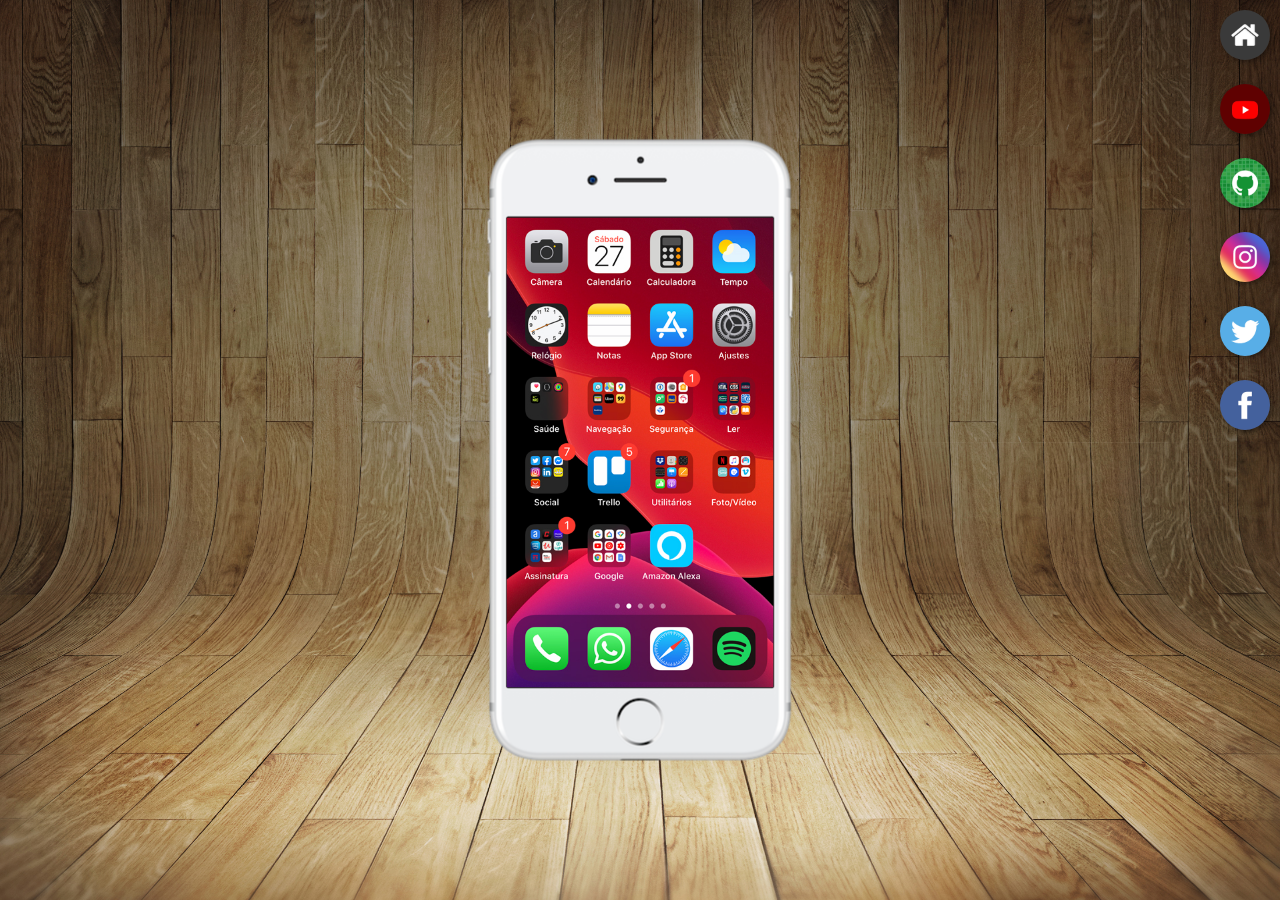
<file: index.html>
<!DOCTYPE html>
<html lang="pt-br">
<head>
    <meta charset="UTF-8">
    <meta http-equiv="X-UA-Compatible" content="IE=edge">
    <meta name="viewport" content="width=device-width, initial-scale=1.0">
    <link rel="shortcut icon" href="favicon.ico" type="image/x-icon">
    <link rel="stylesheet" href="estilos/style.css">
    <title>Projeto Redes Sociais</title>
</head>
<body>
    <main>
        <section id="telefone">
            <iframe src="home.html" name="tela" id="tela" frameborder="0">Seu navegador não é compatível com isso.</iframe>
        </section>
        <section id="redes-sociais">
            <a href="home.html" target="tela"><img src="imagens/logo-home.jpg" alt="Home"></a><br>
            <a href="youtube.html" target="tela"><img src="imagens/logo-youtube.jpg" alt="Youtube"></a><br>
            <a href="github.html" target="tela"><img src="imagens/logo-github.jpg" alt="Github"></a><br>
            <a href="instagram.html" target="tela"><img src="imagens/logo-instagram.jpg" alt="Instagram"></a><br>
            <a href="twitter.html" target="tela"><img src="imagens/logo-twitter.jpg" alt="Twitter"></a><br>
            <a href="facebook.html" target="tela"><img src="imagens/logo-facebook.jpg" alt="Facebook"></a>
        </section>
    </main>

</body>
</html>
</file>
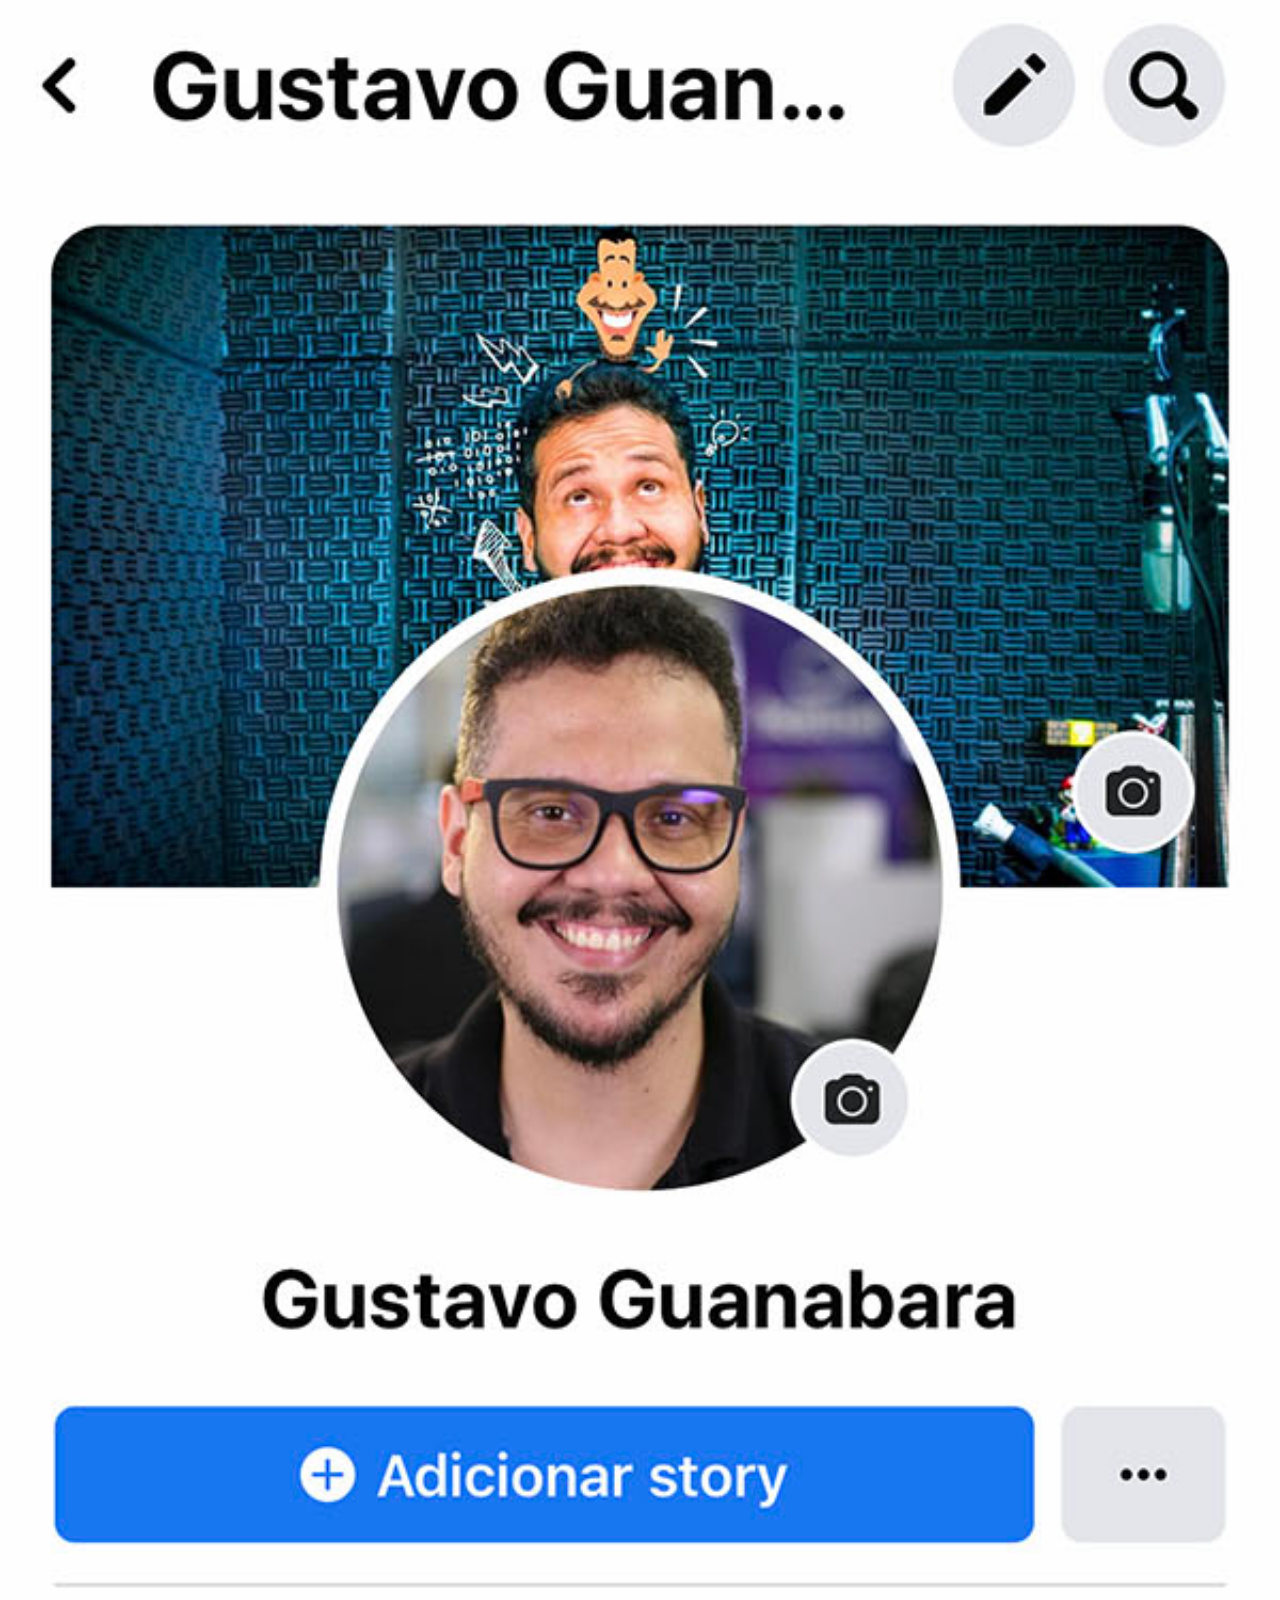
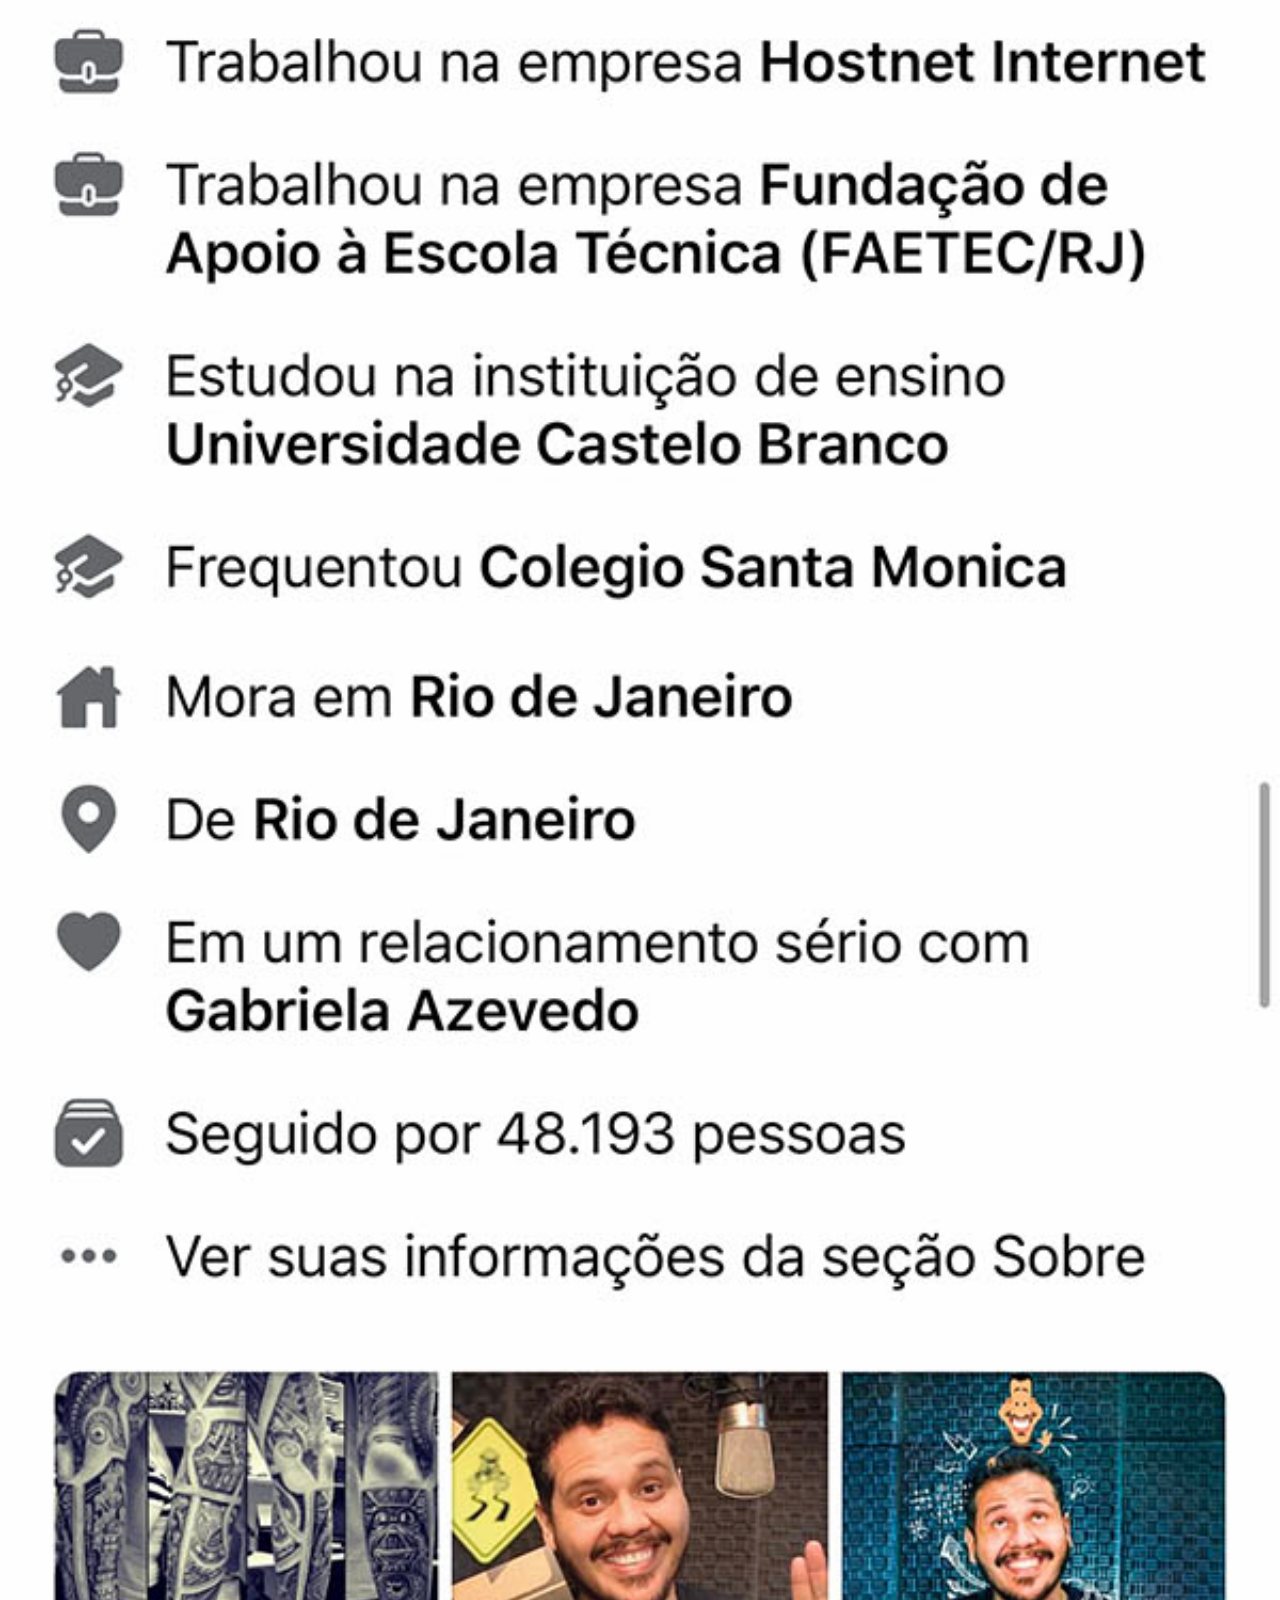
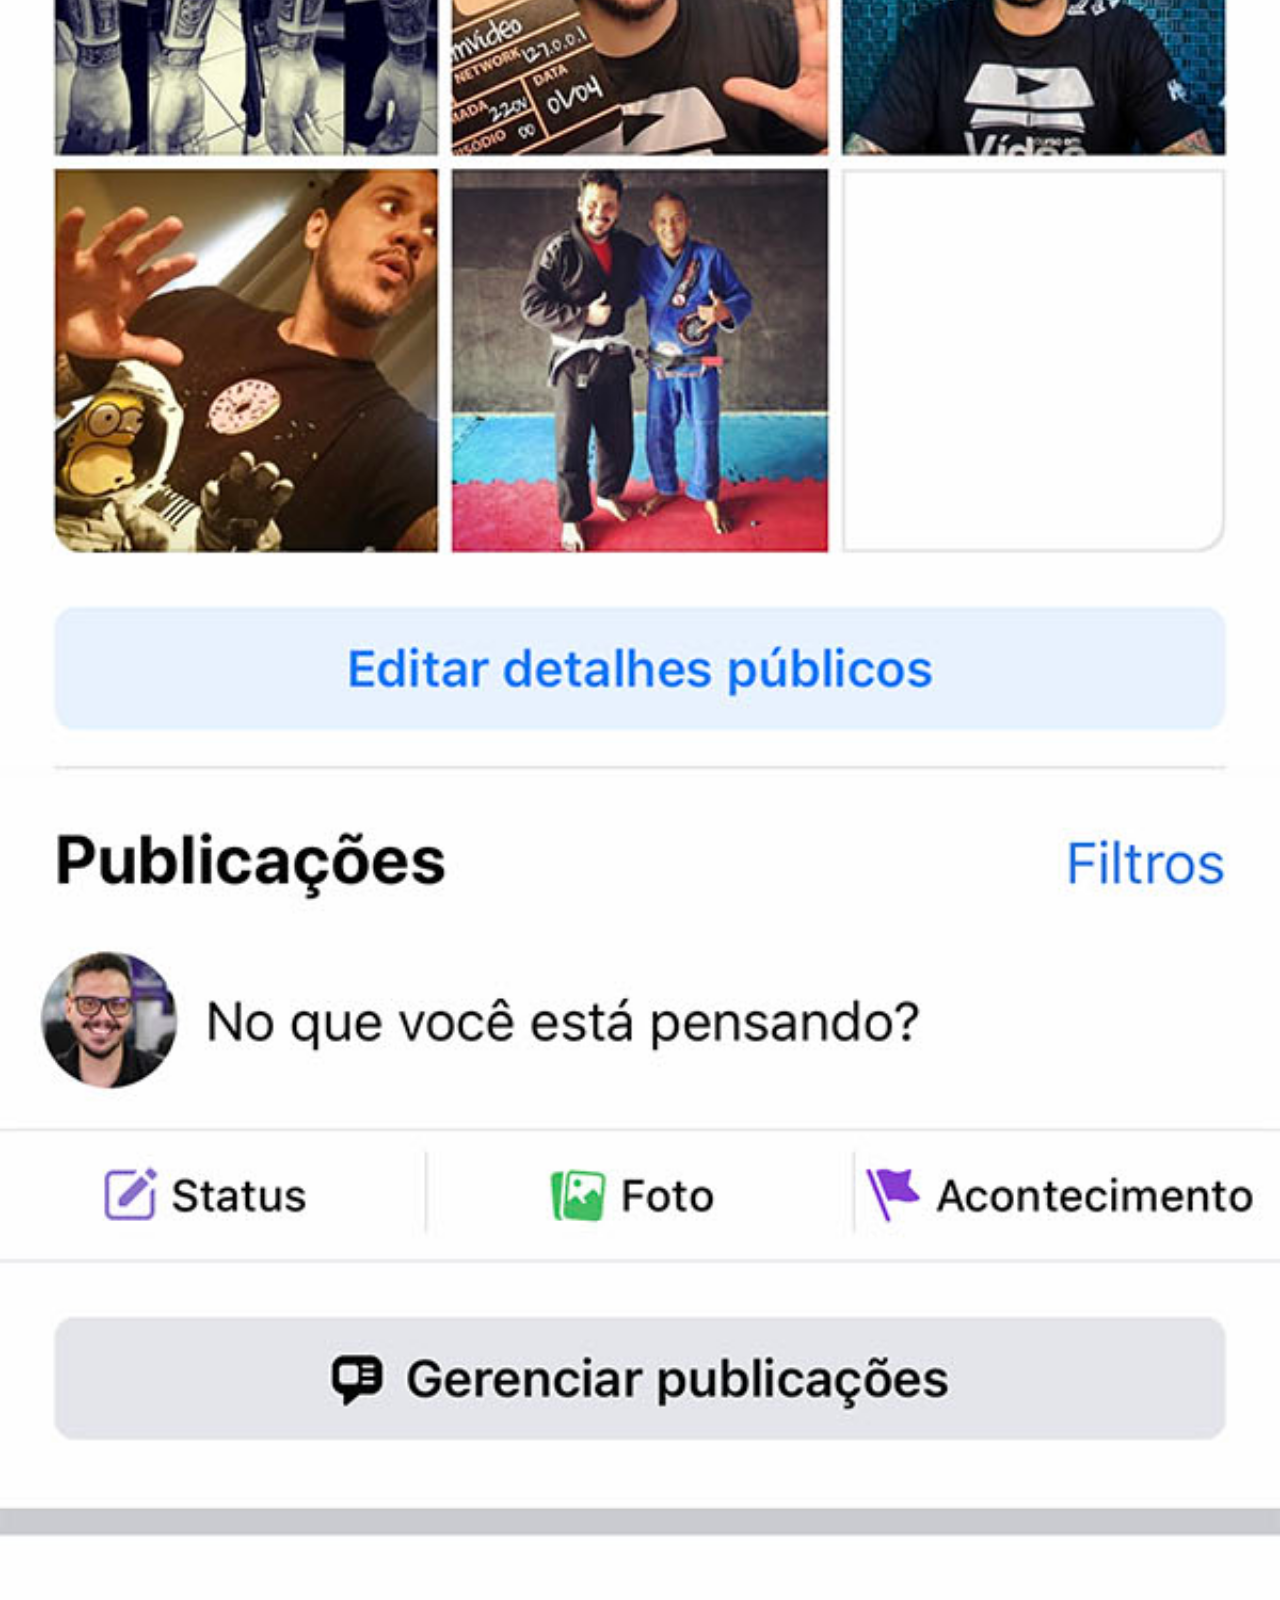
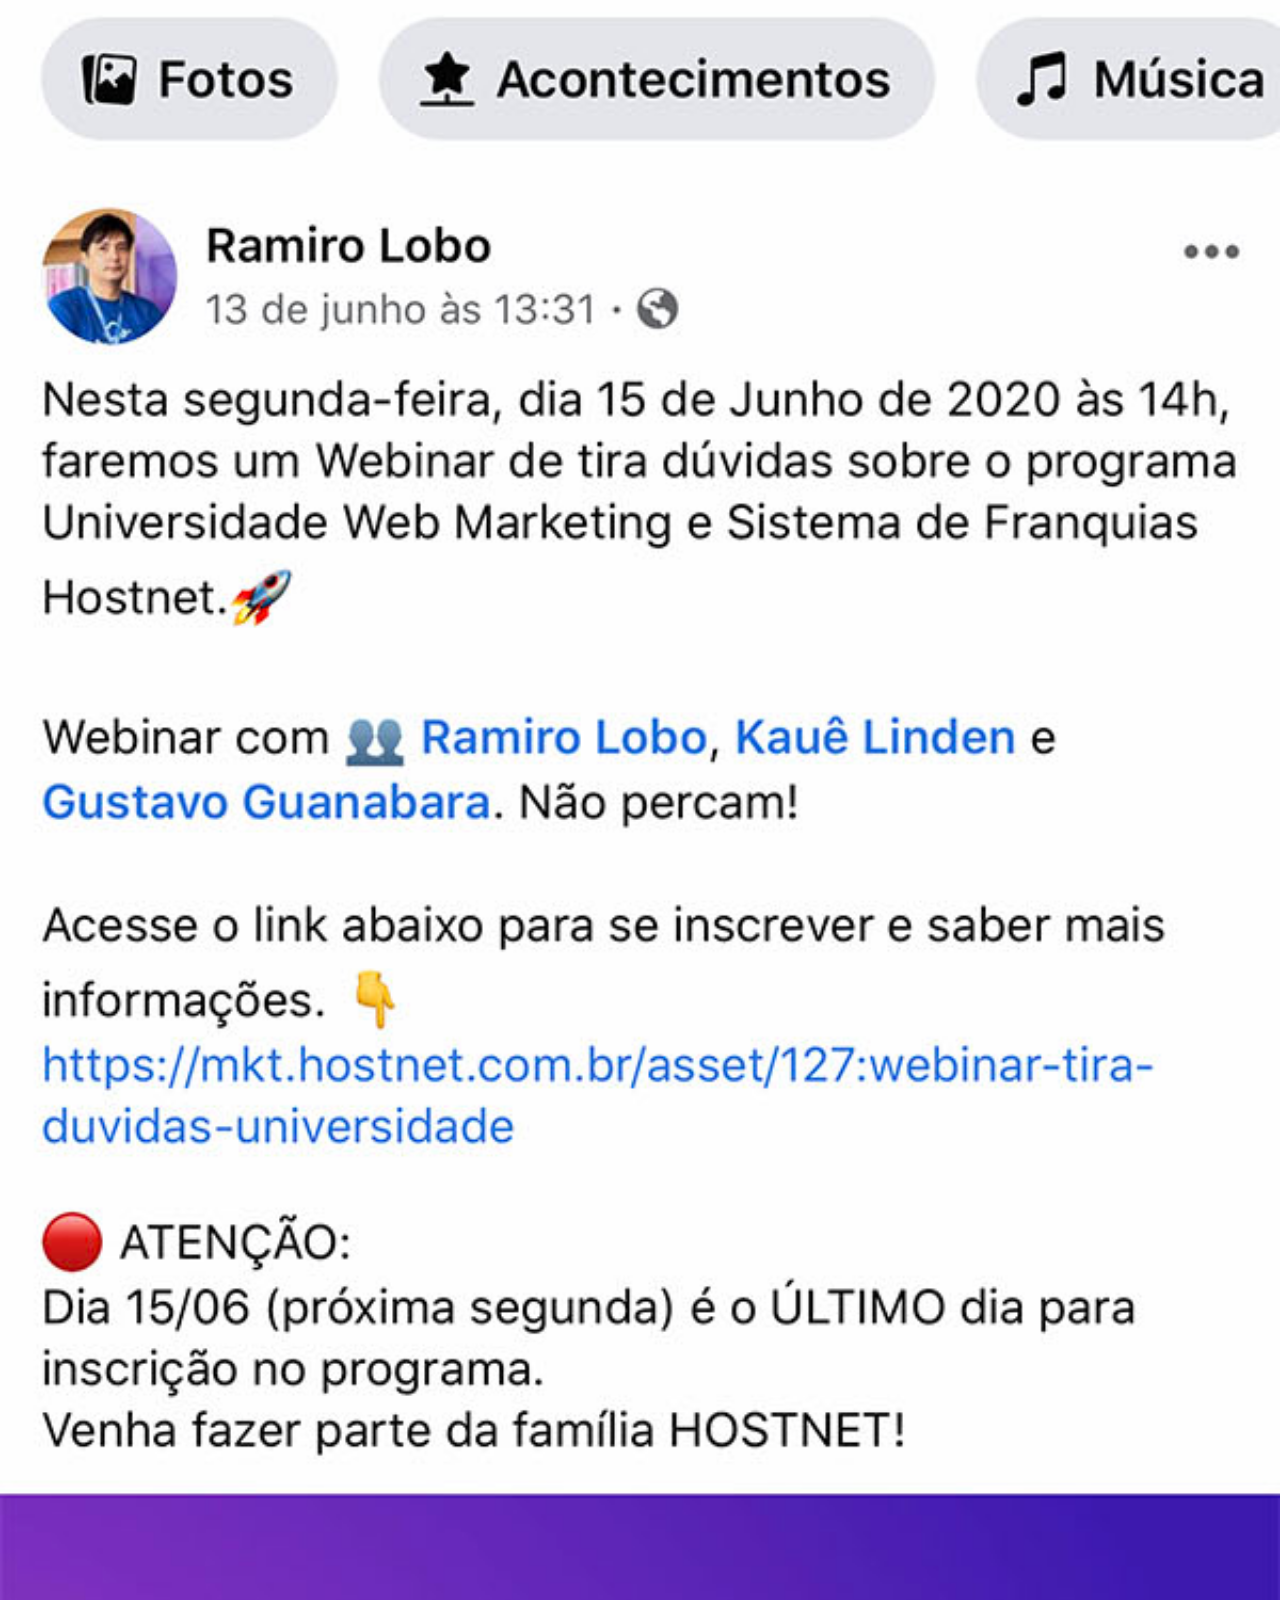
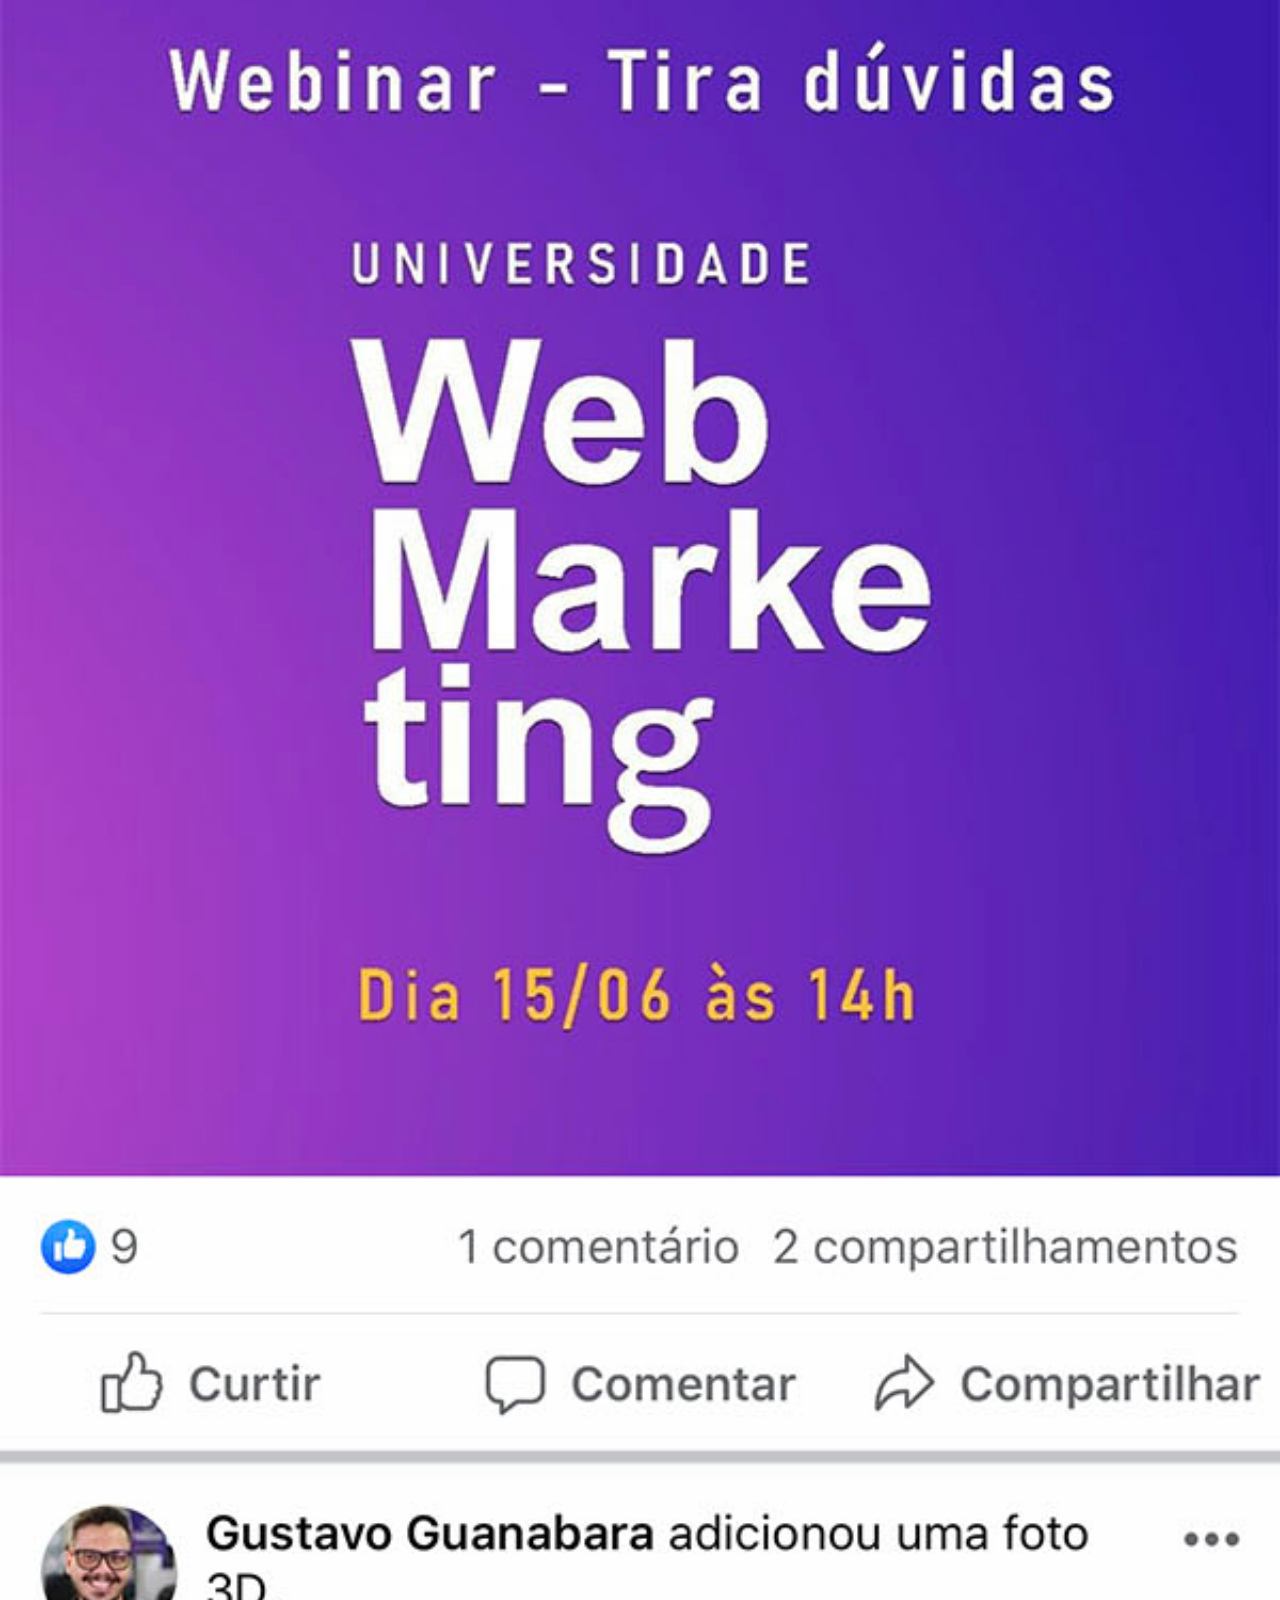
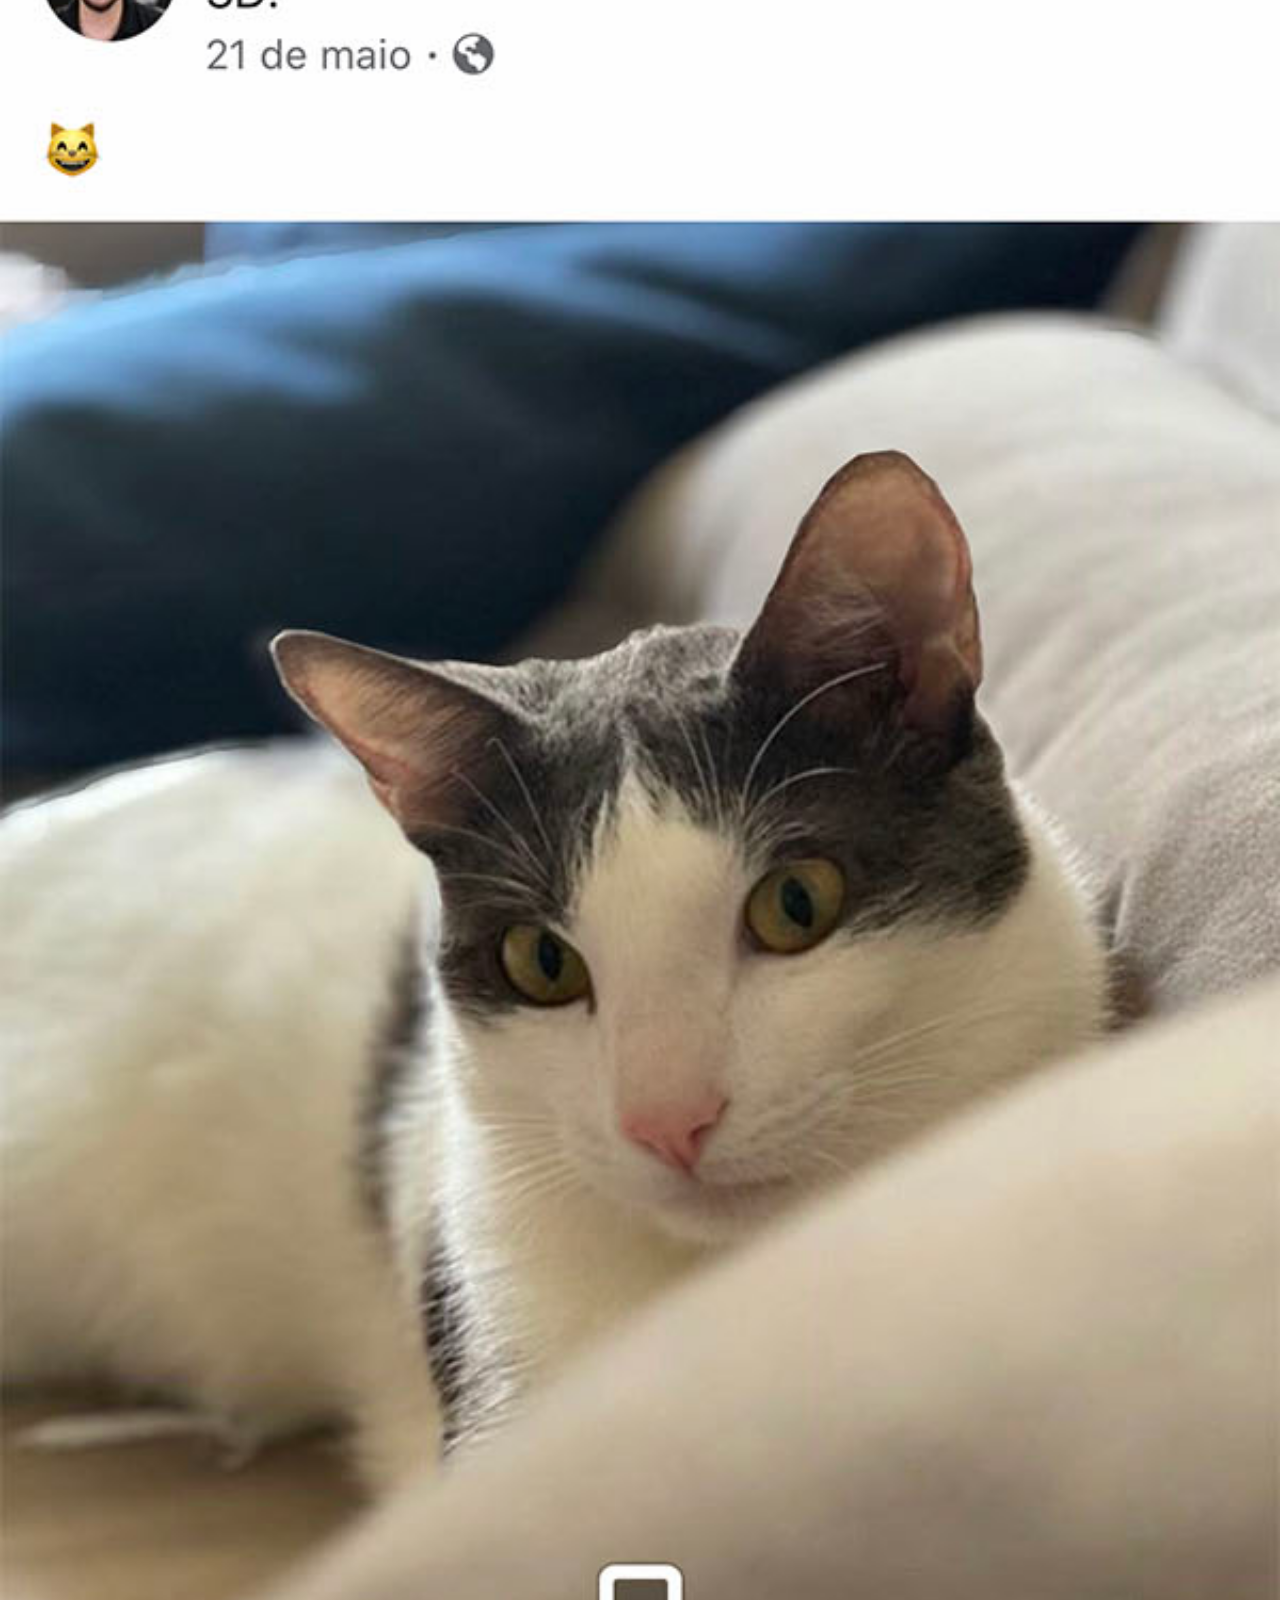
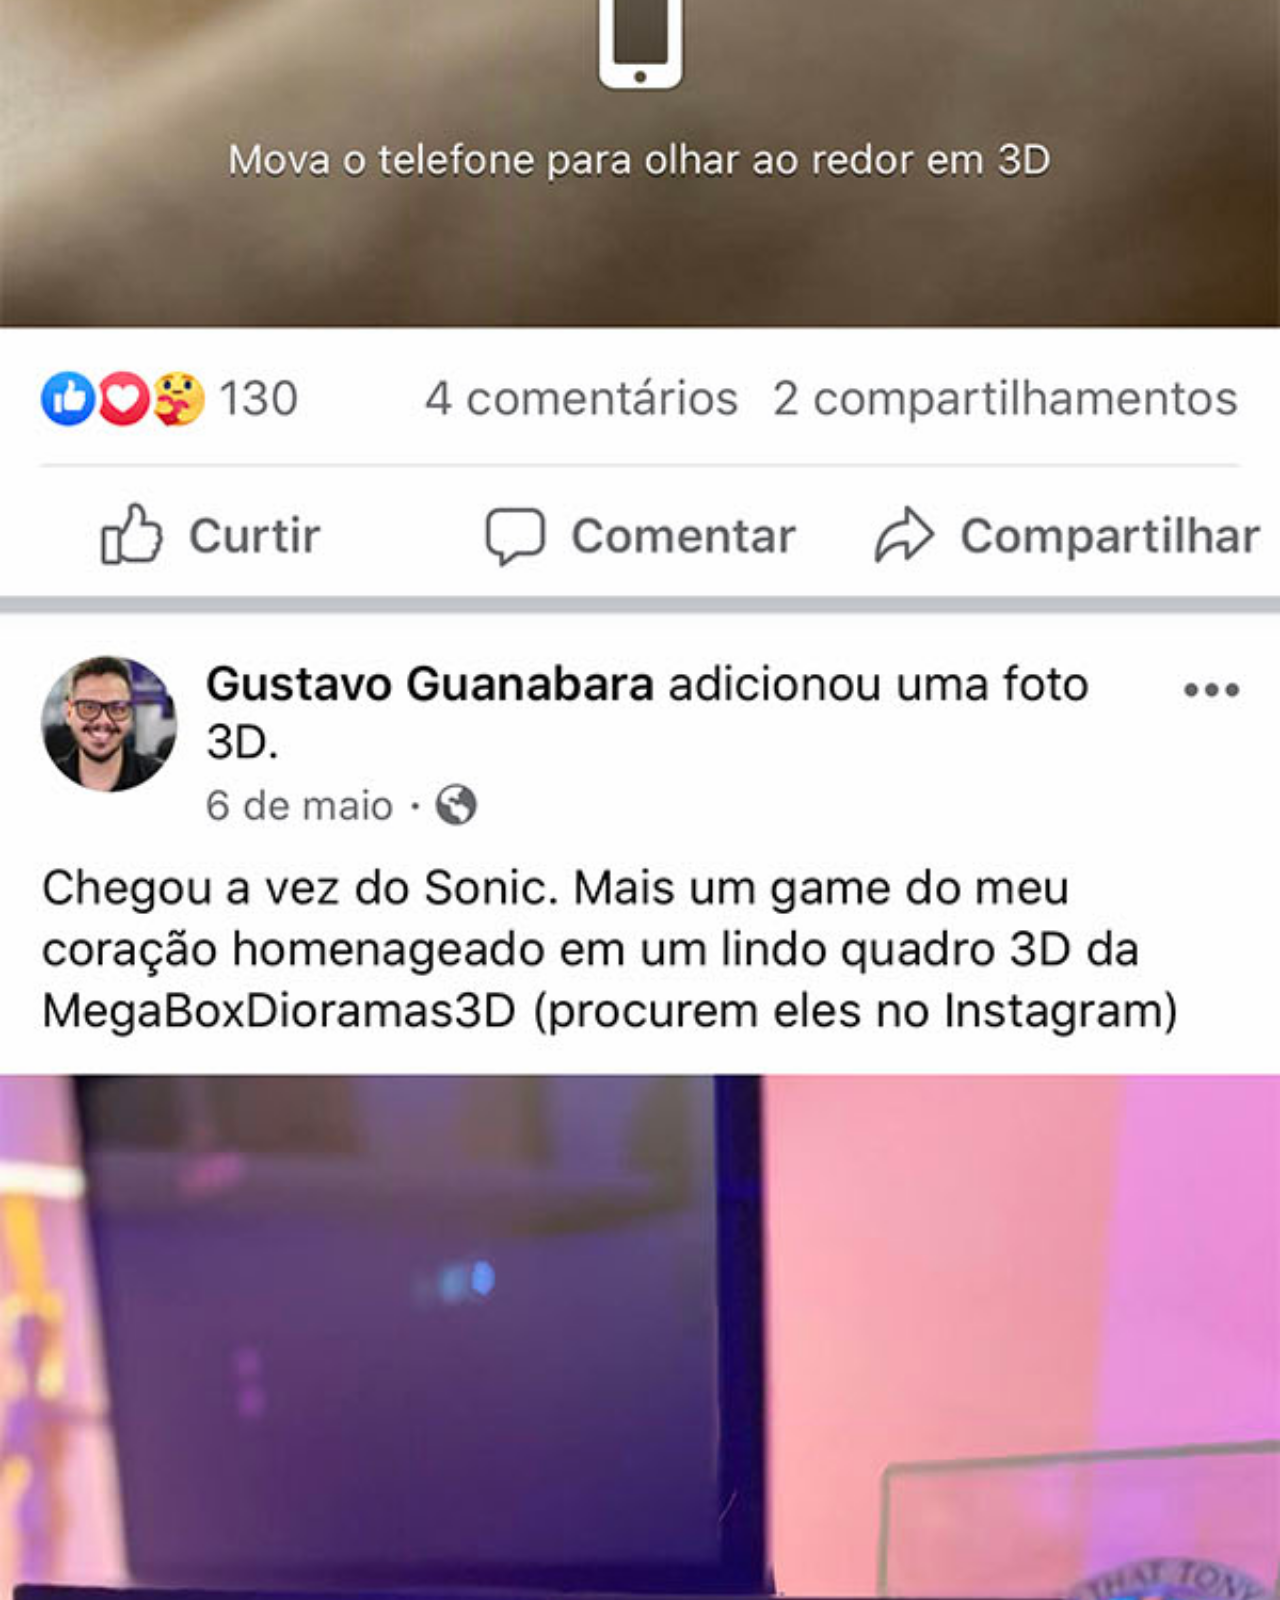
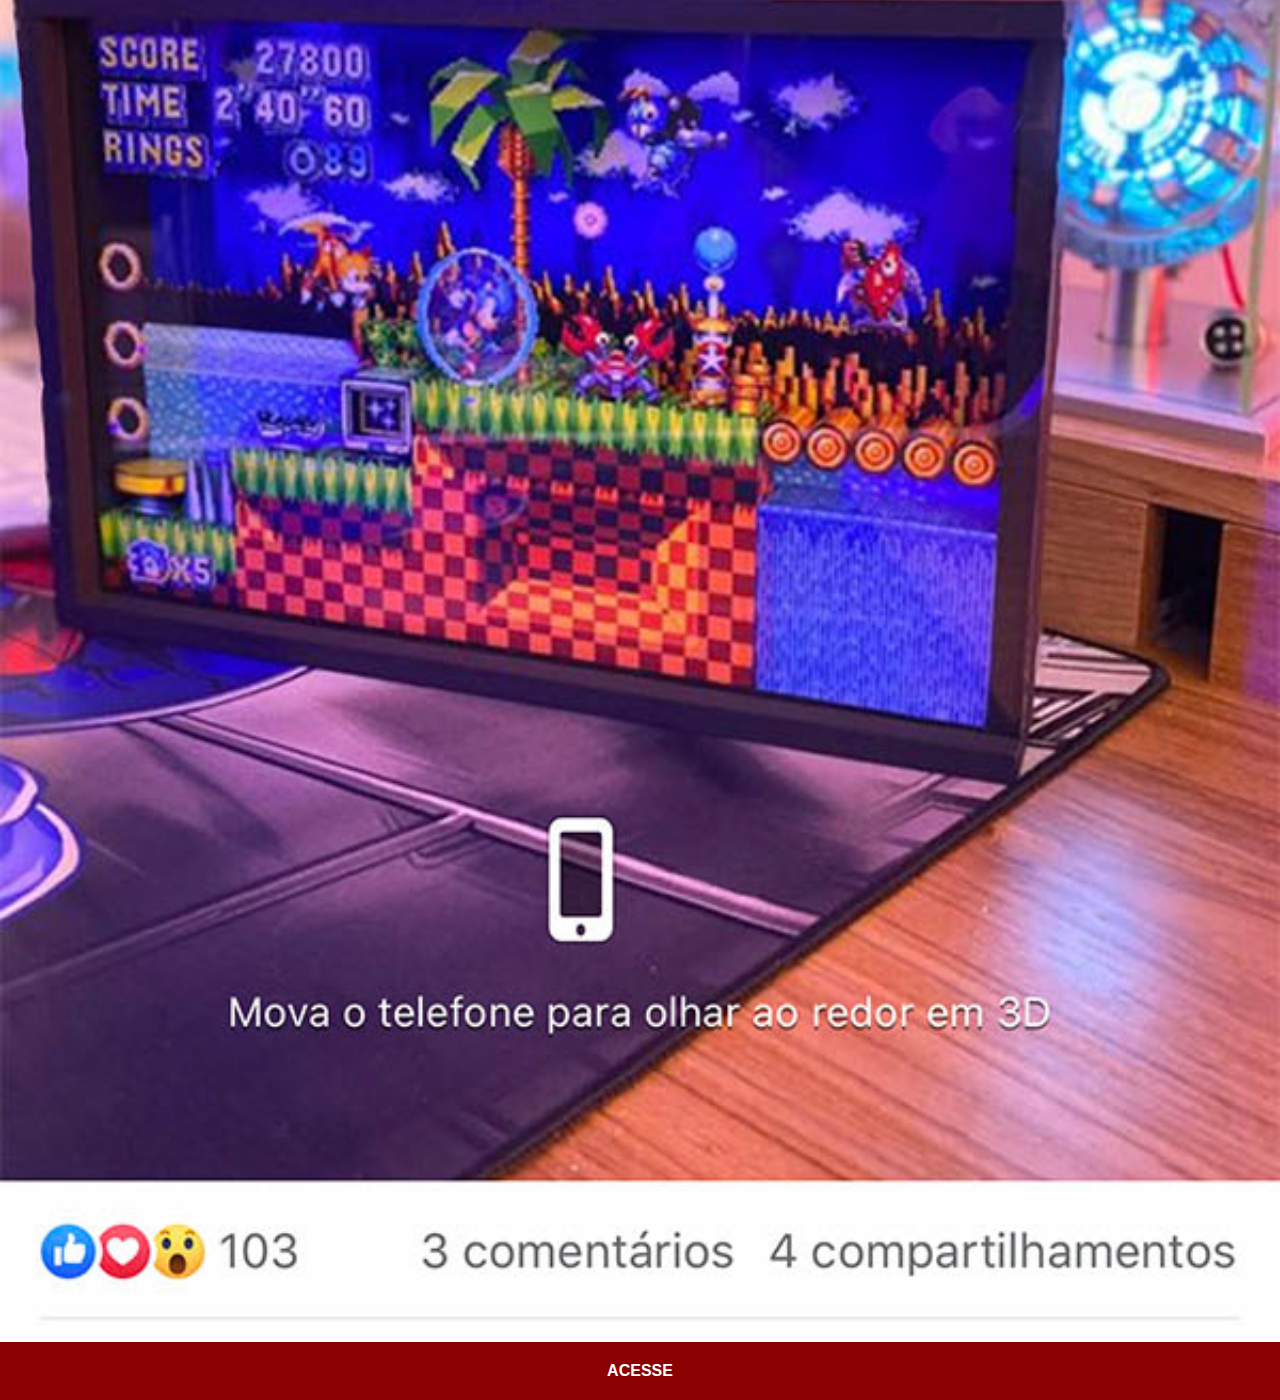
<file: facebook.html>
<!DOCTYPE html>
<html lang="pt-br">
<head>
    <meta charset="UTF-8">
    <meta http-equiv="X-UA-Compatible" content="IE=edge">
    <meta name="viewport" content="width=device-width, initial-scale=1.0">
    <title>Facebook</title>
    <link rel="stylesheet" href="estilos/social.css">
</head>
<body>
    <img src="imagens/tela-facebook.jpg" alt="Facebook">
    <a href="https://pt-br.facebook.com/gustavoguanabara" target="_blank">ACESSE</a>
</body>
</html>
</file>
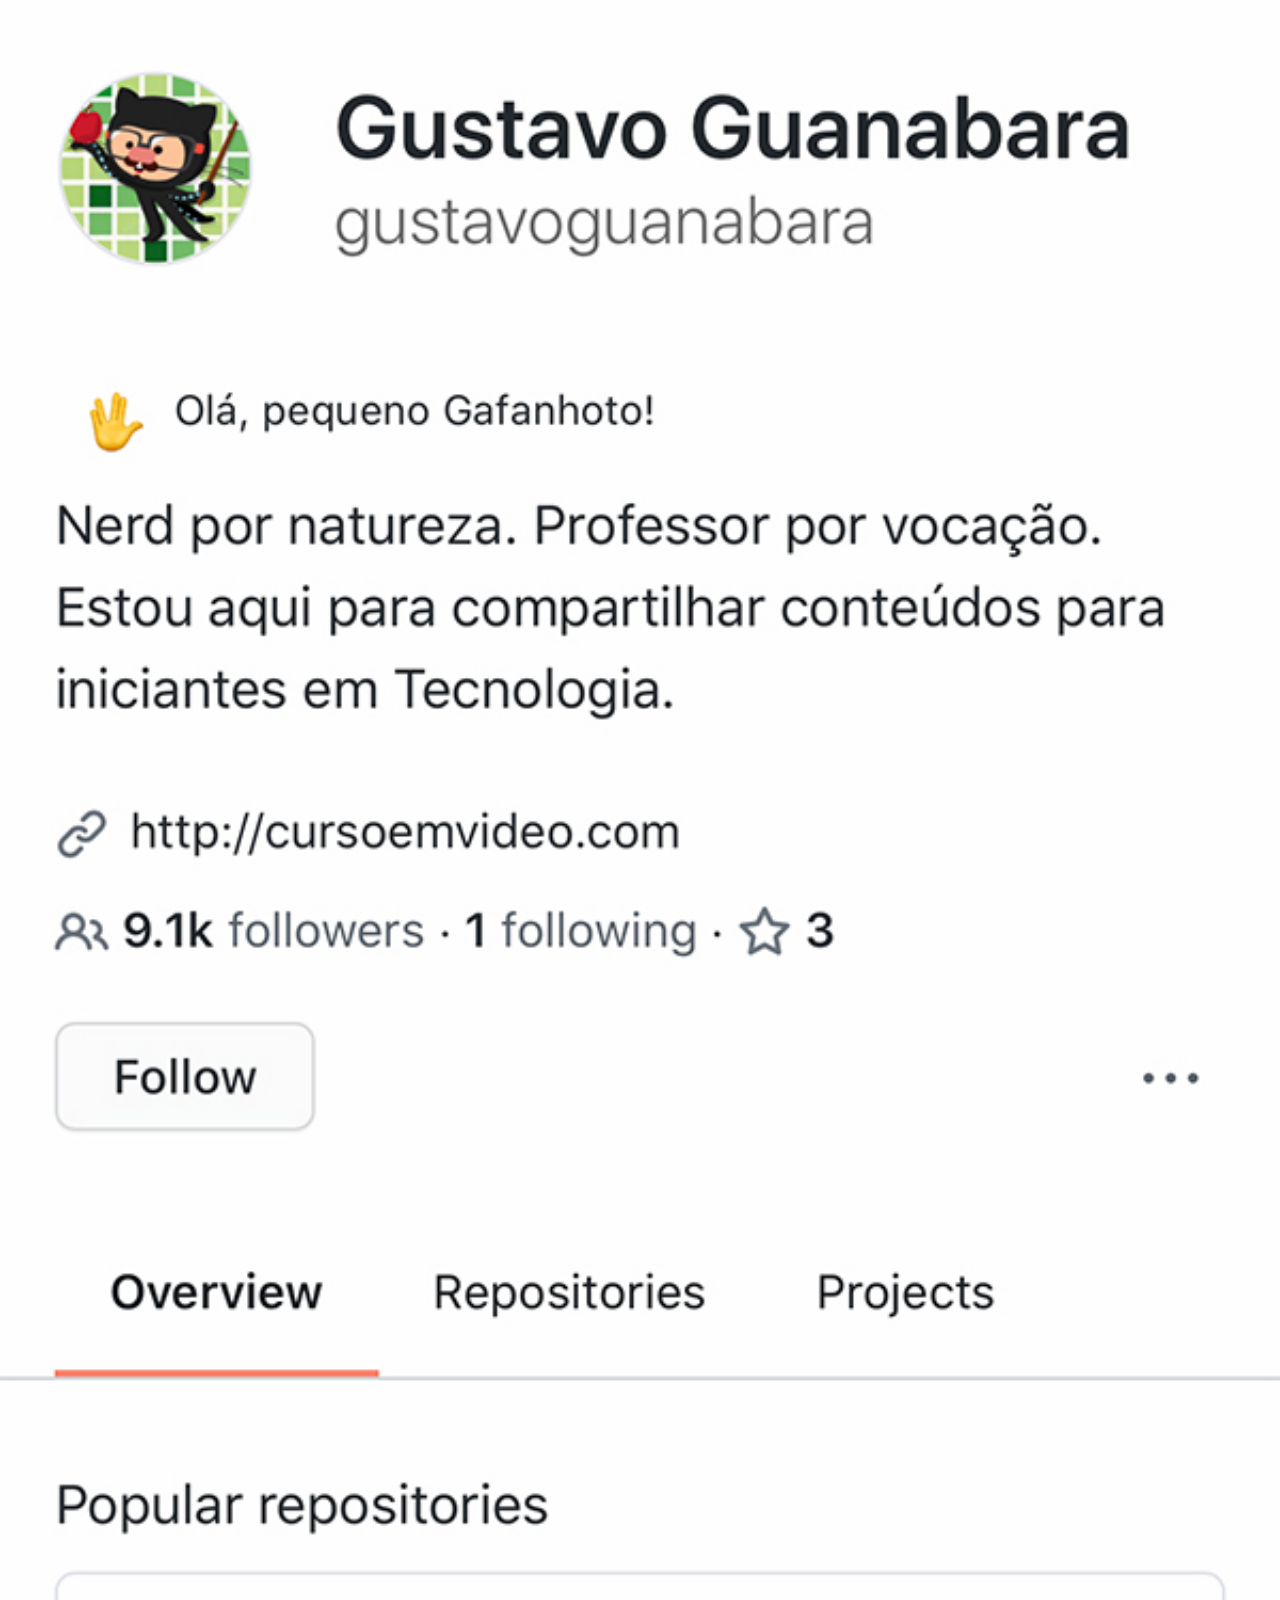
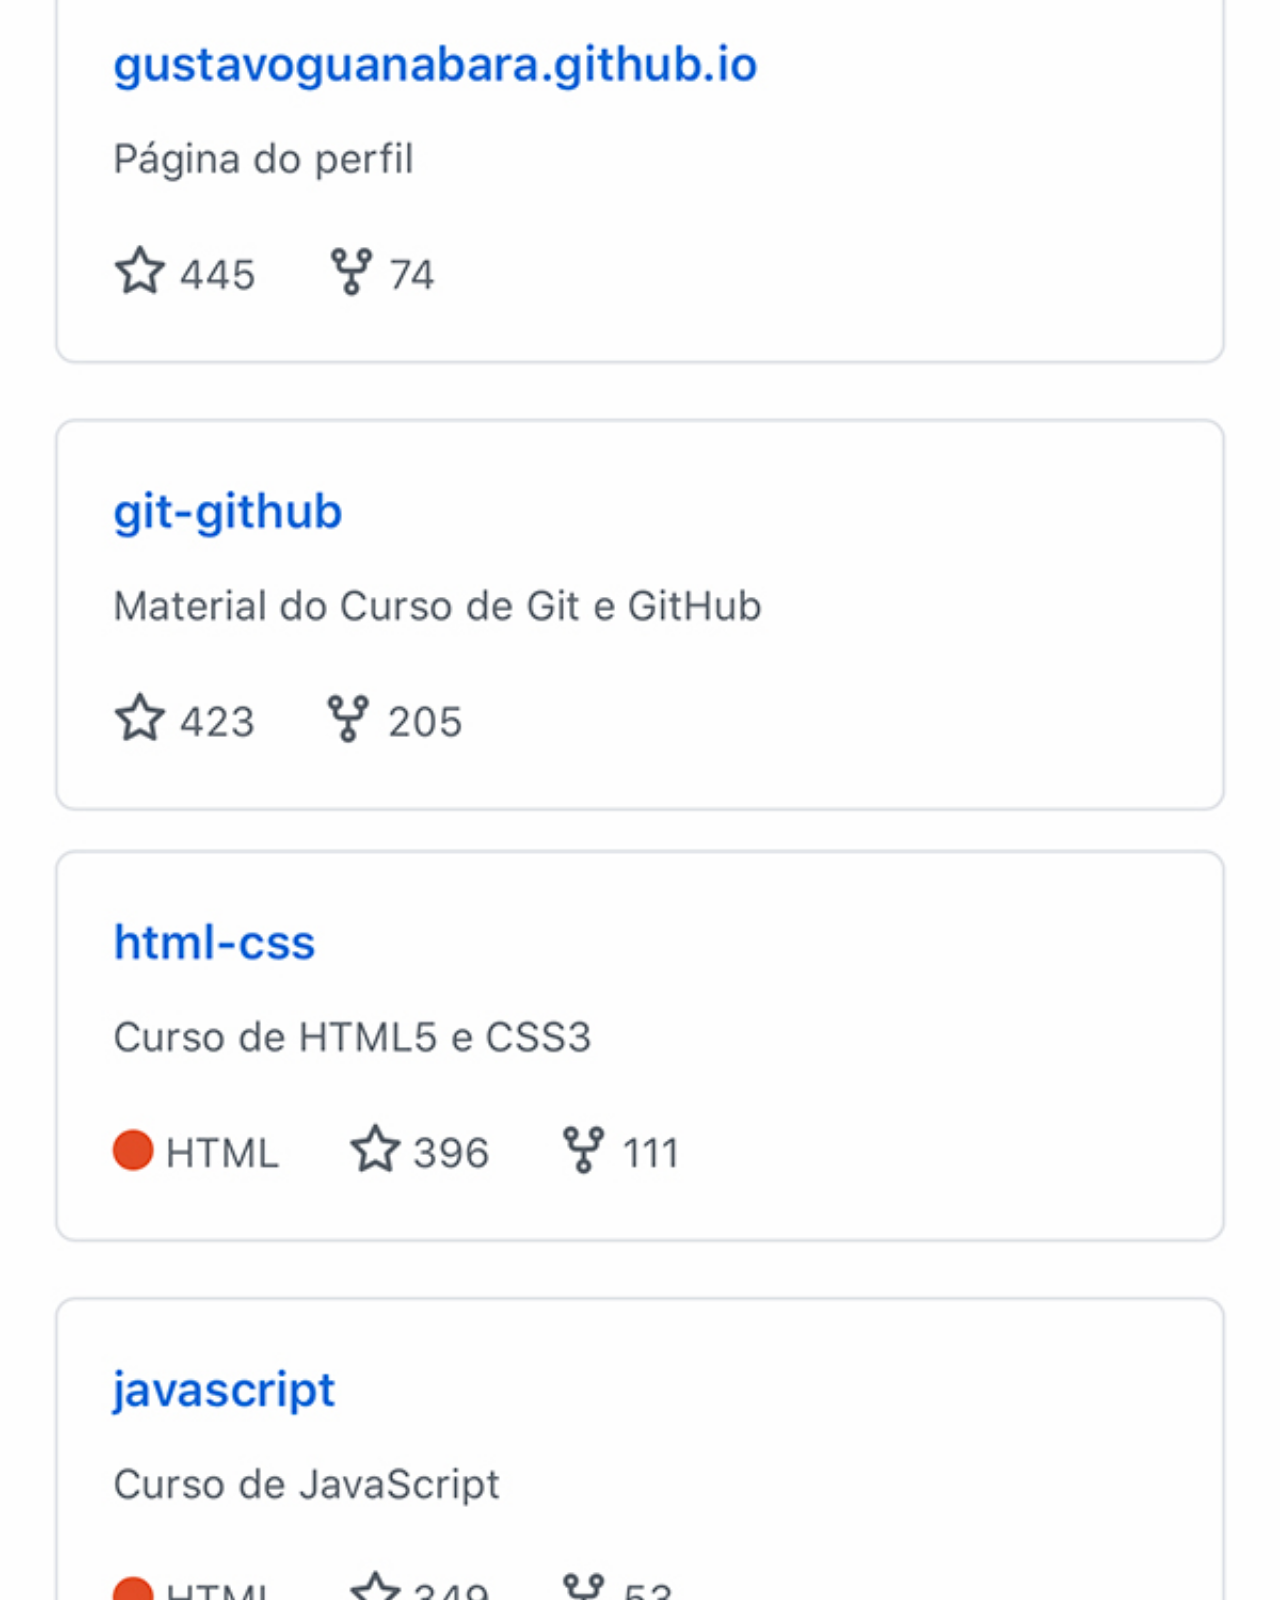
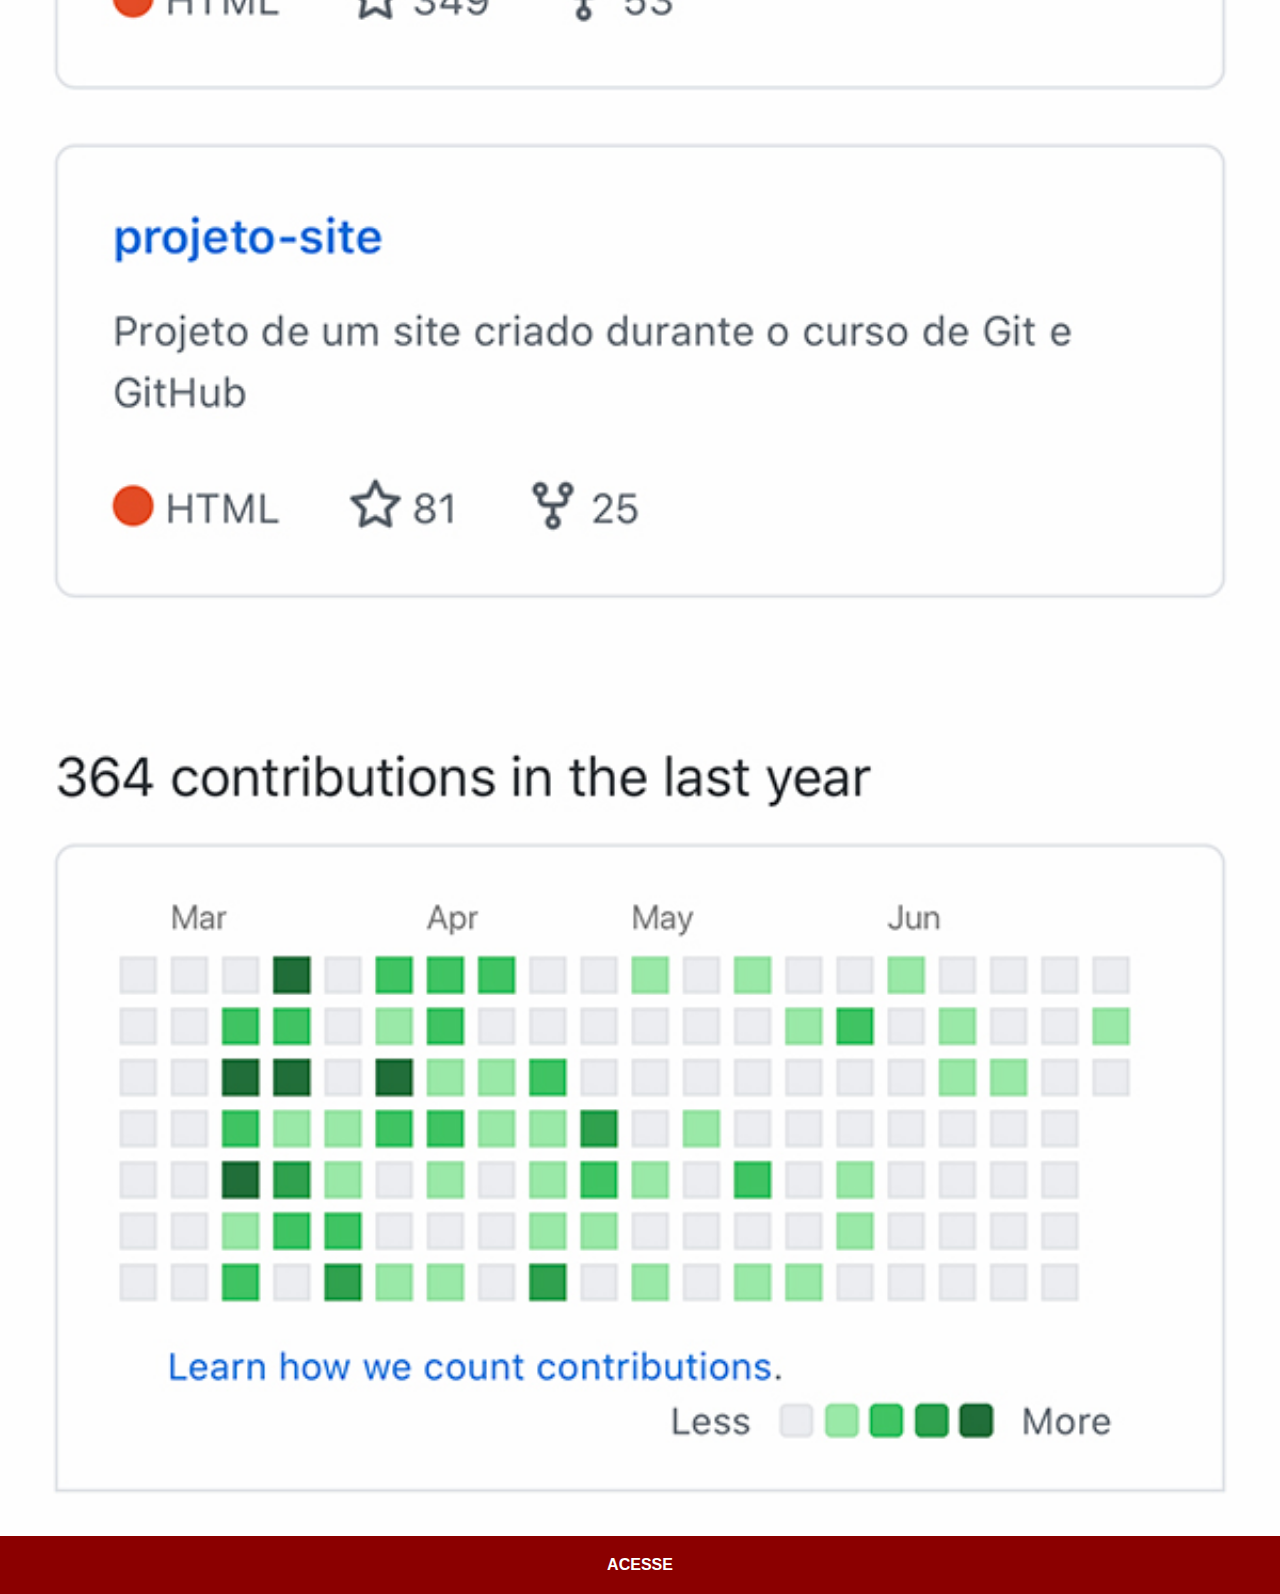
<file: github.html>
<!DOCTYPE html>
<html lang="pt-br">
<head>
    <meta charset="UTF-8">
    <meta http-equiv="X-UA-Compatible" content="IE=edge">
    <meta name="viewport" content="width=device-width, initial-scale=1.0">
    <title>Github</title>
    <link rel="stylesheet" href="estilos/social.css">
</head>
<body>
    <img src="imagens/tela-github.jpg" alt="Github">
    <a href="https://github.com/gustavoguanabara" target="_blank">ACESSE</a>
</body>
</html>
</file>
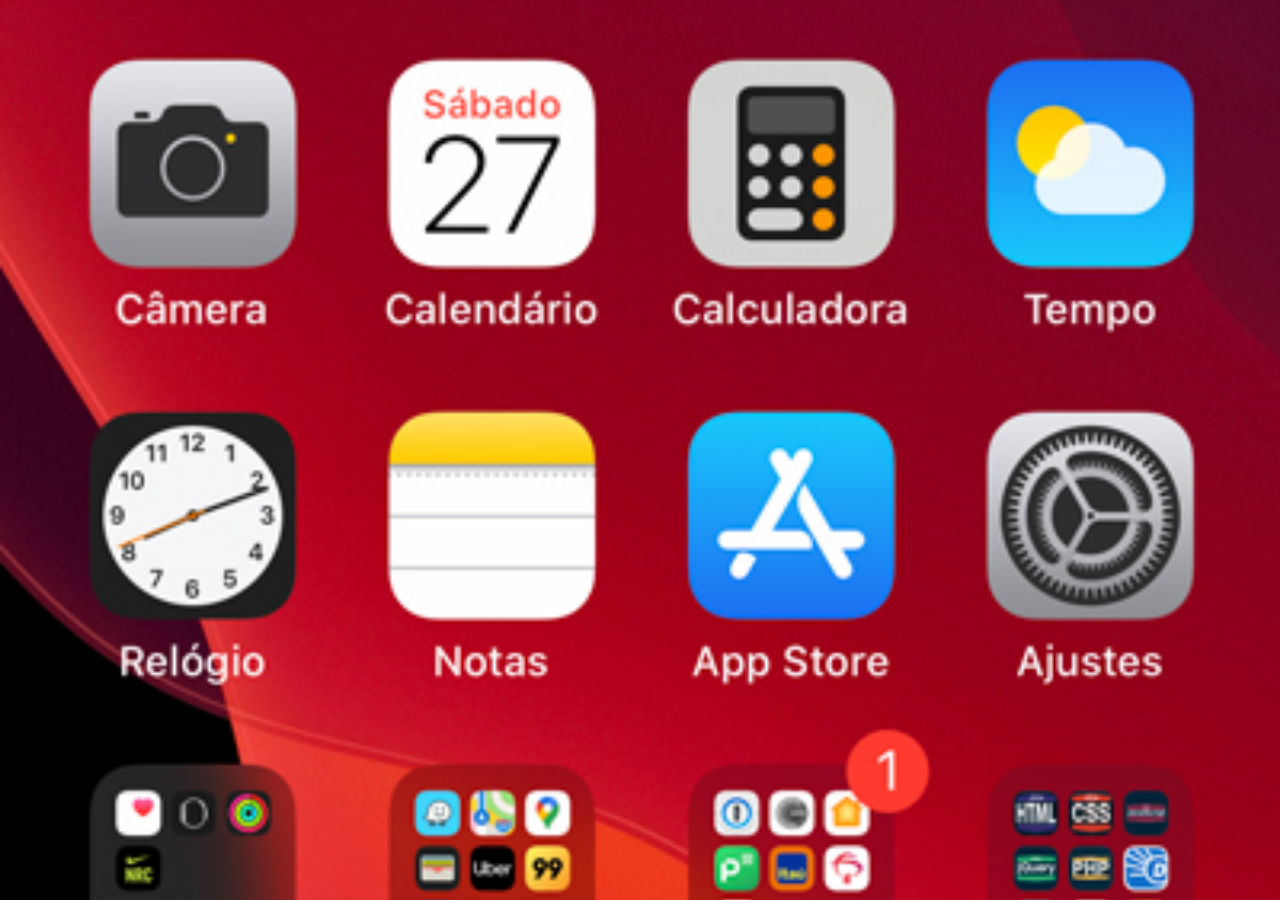
<file: home.html>
<!DOCTYPE html>
<html lang="pt-br">
<head>
    <meta charset="UTF-8">
    <meta http-equiv="X-UA-Compatible" content="IE=edge">
    <meta name="viewport" content="width=device-width, initial-scale=1.0">
    <title>Home</title>
</head>
<style>
    * {
       margin: 0;
       padding: 0; 
    }

    body {
        width: 100vw;
        height: 100vh;
        background: black url('imagens/tela-home.jpg') no-repeat top center;
        background-size: cover;
    }
</style>
<body>
    
</body>
</html>
</file>
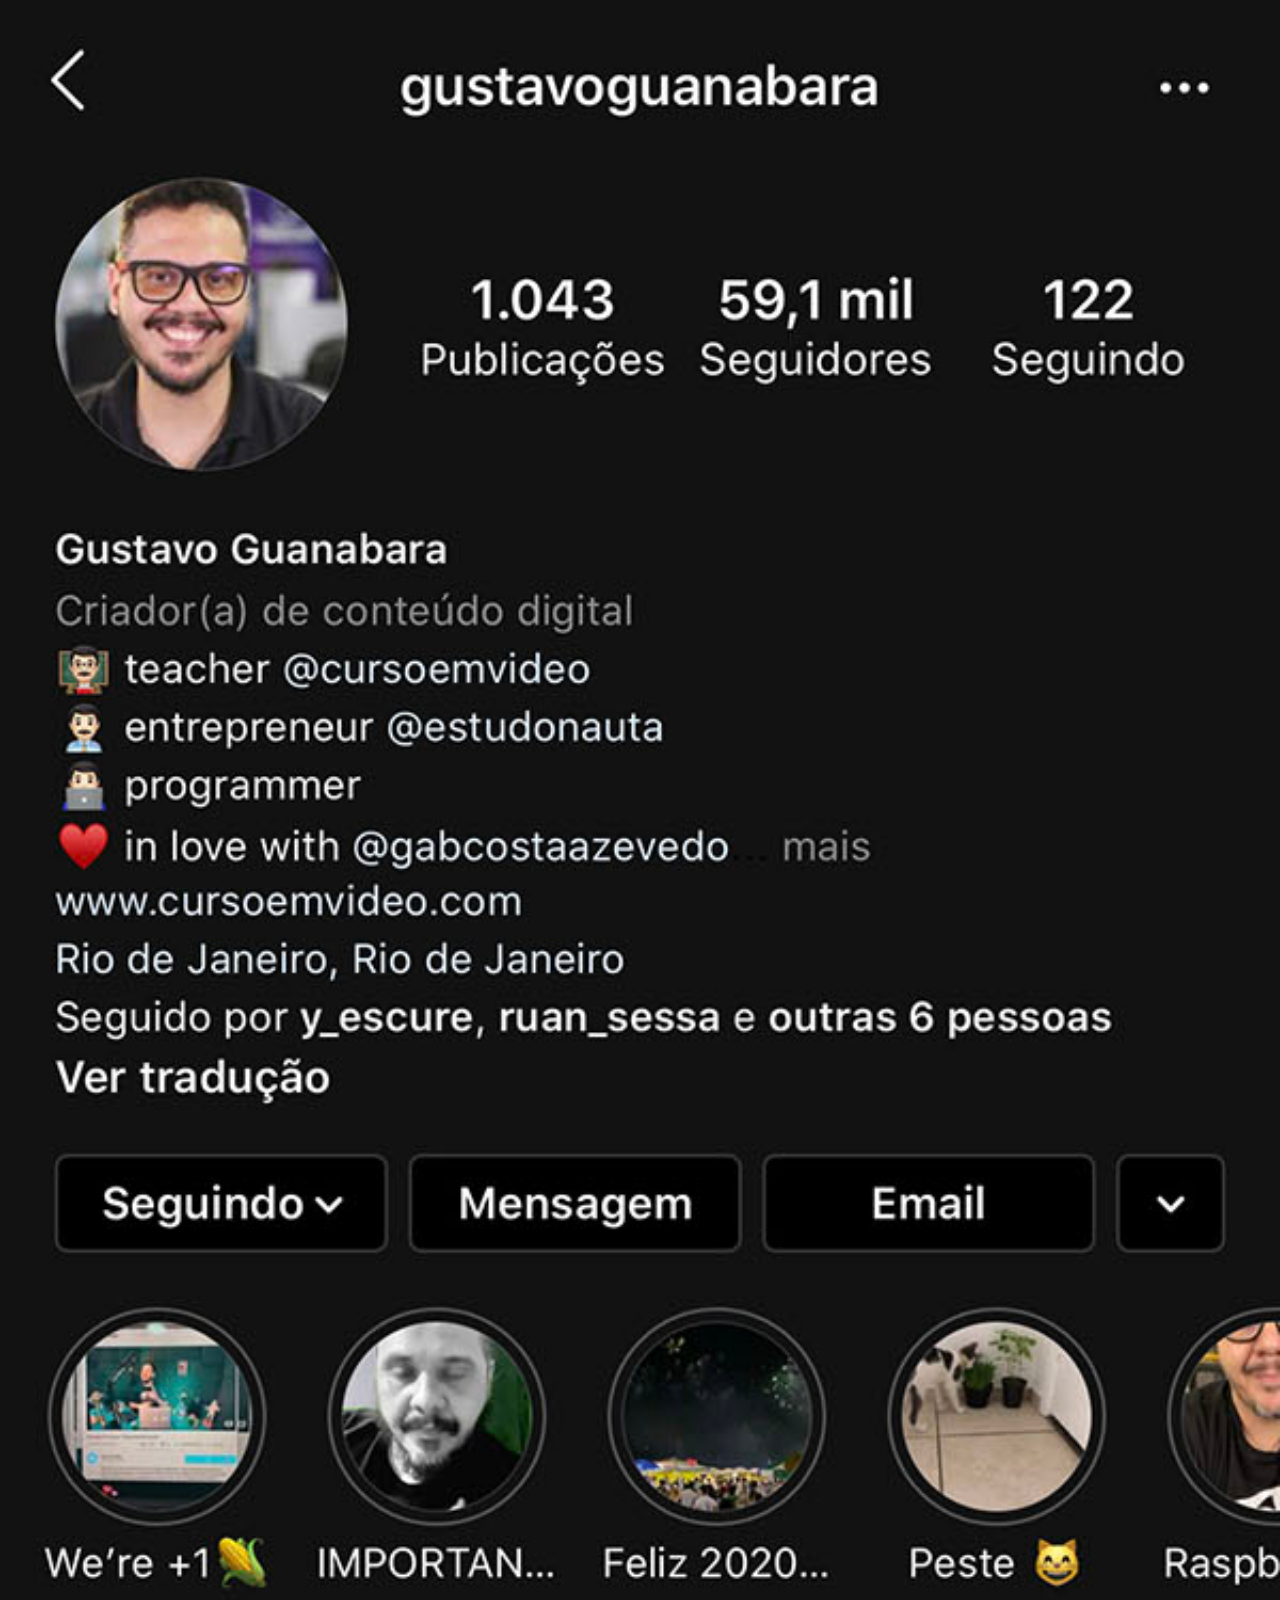
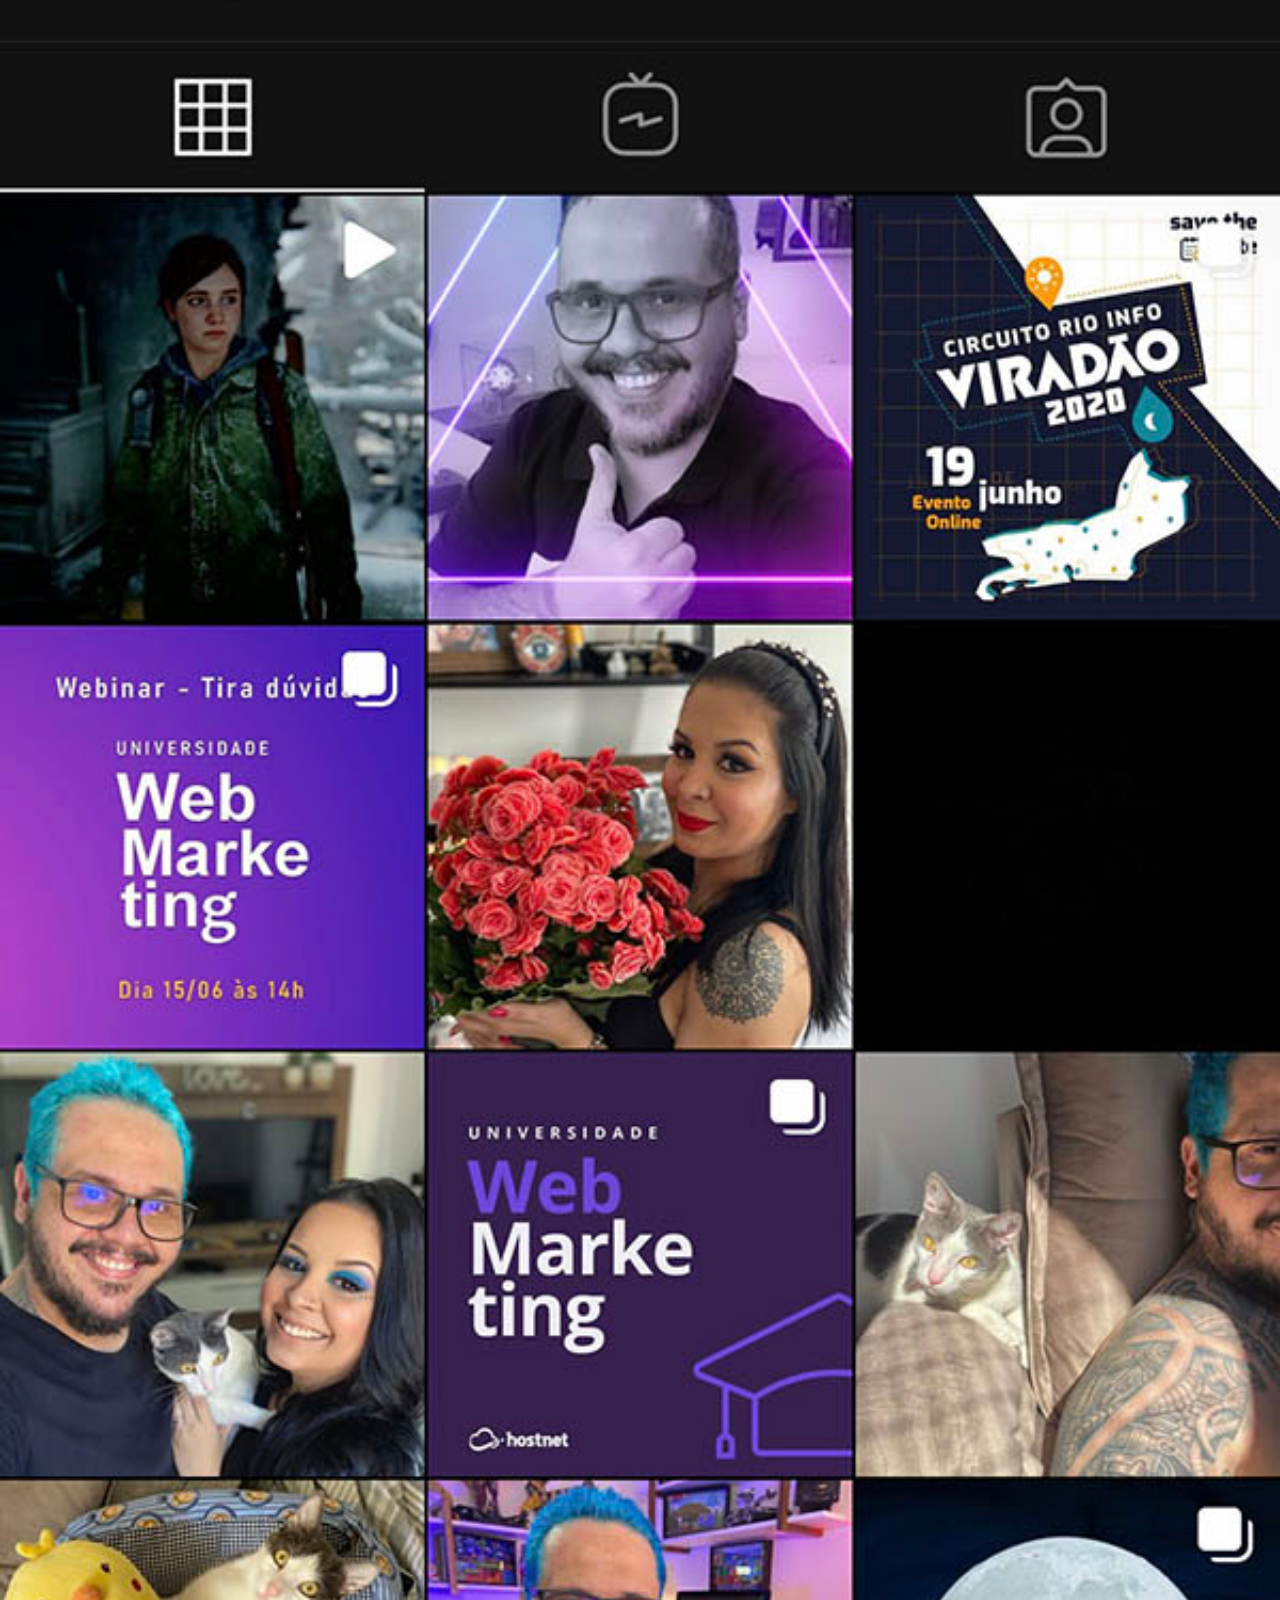
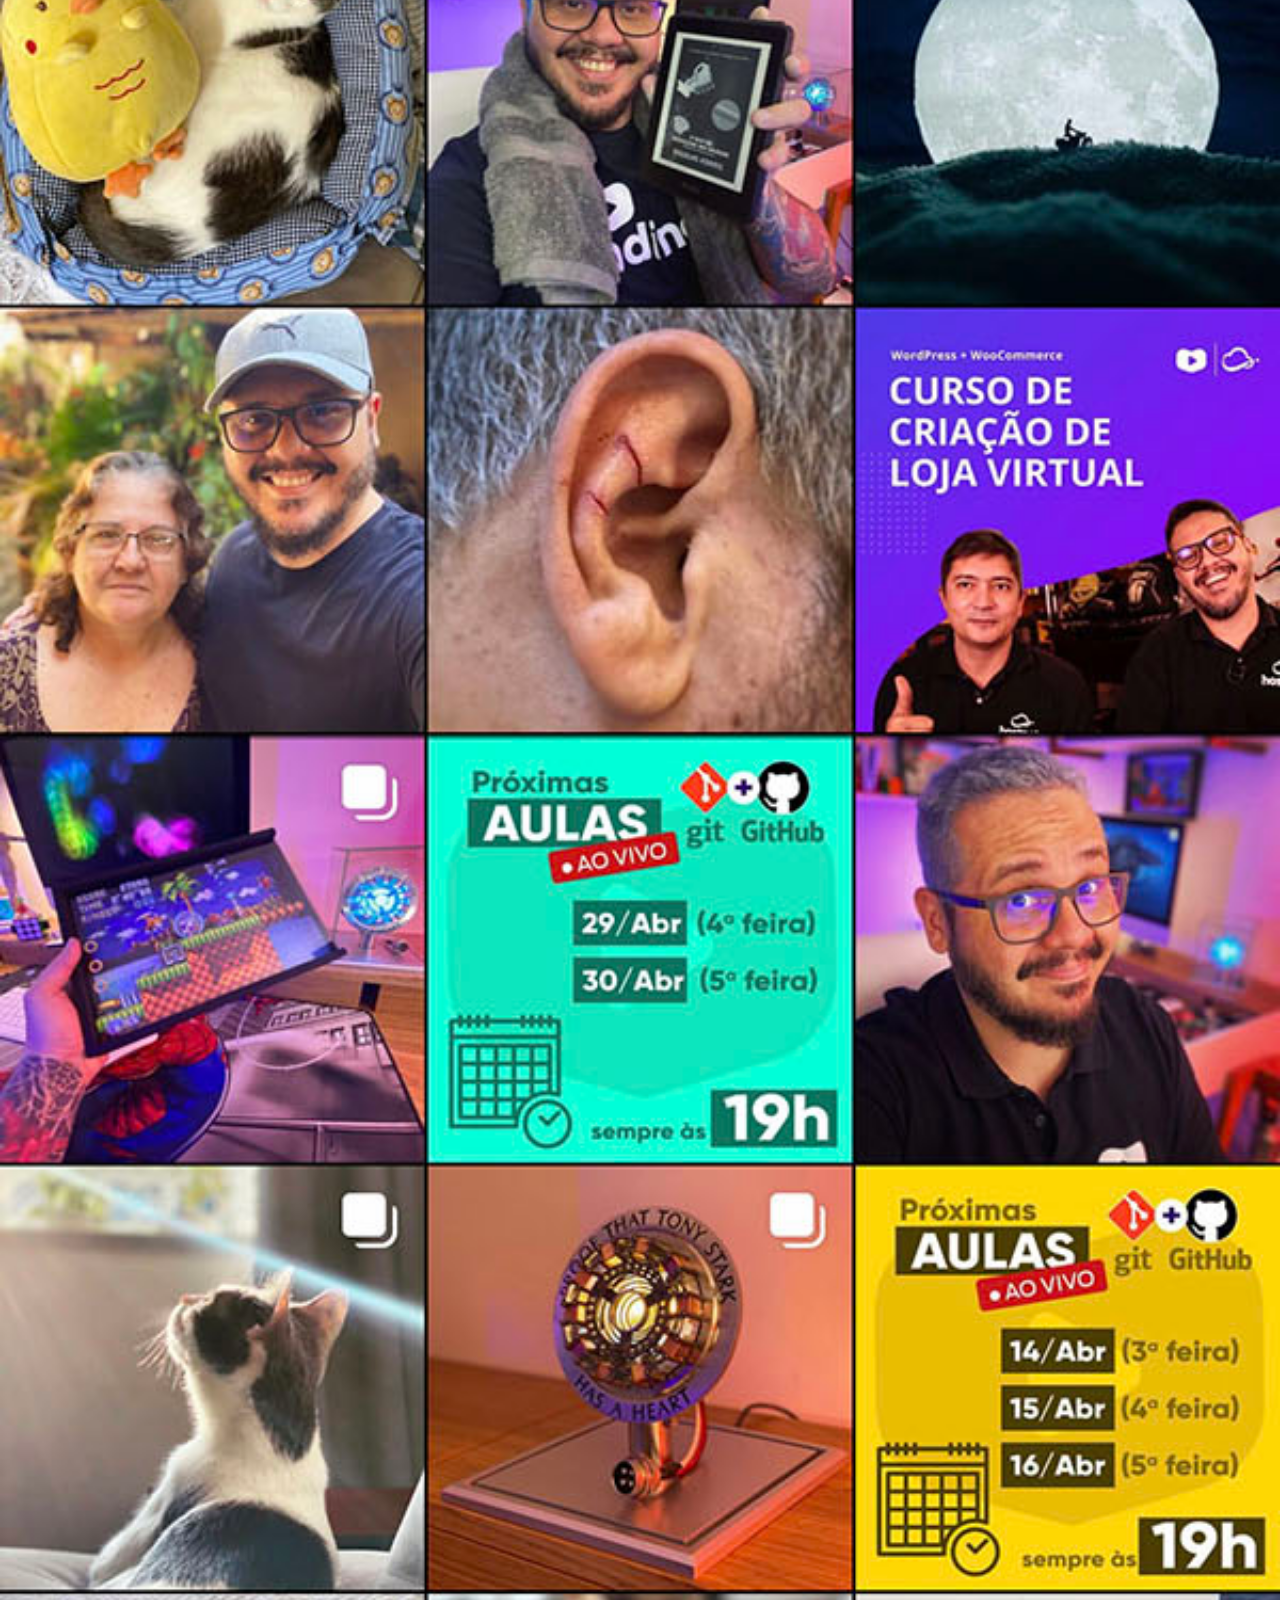
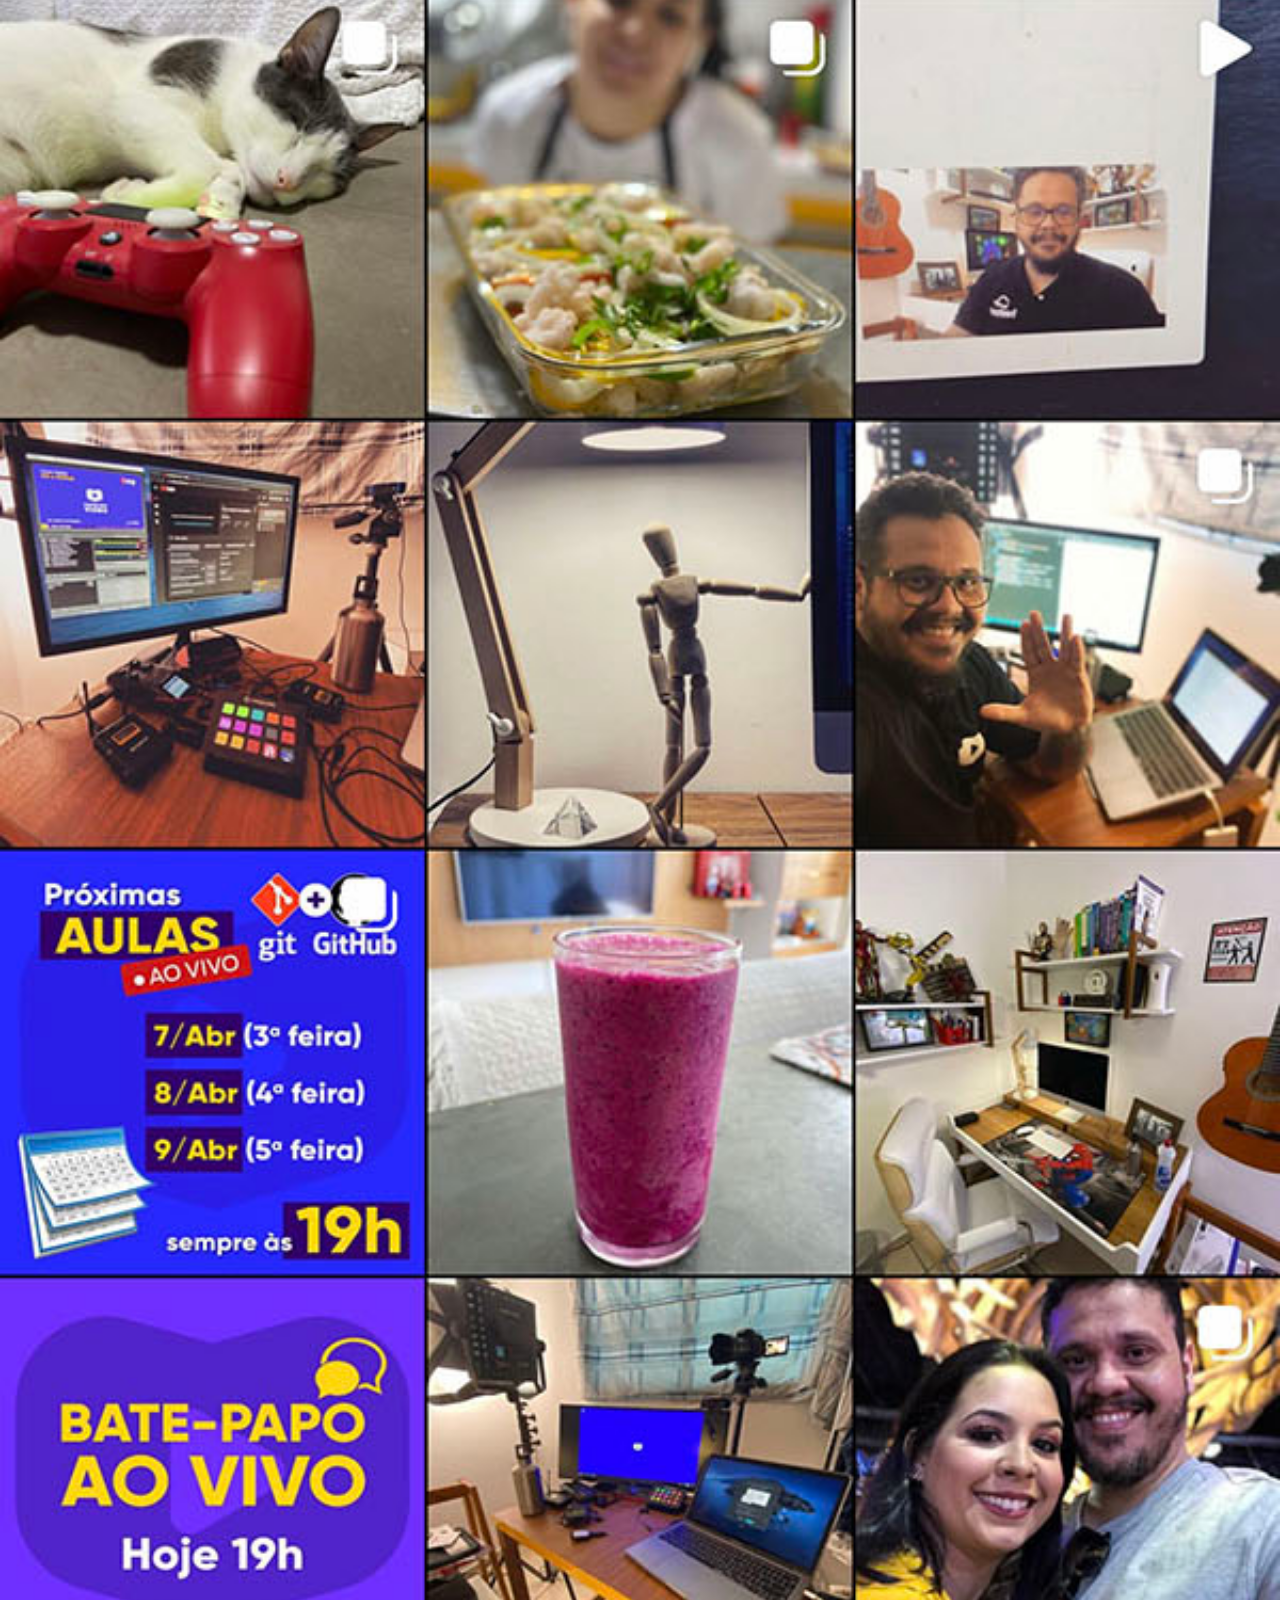
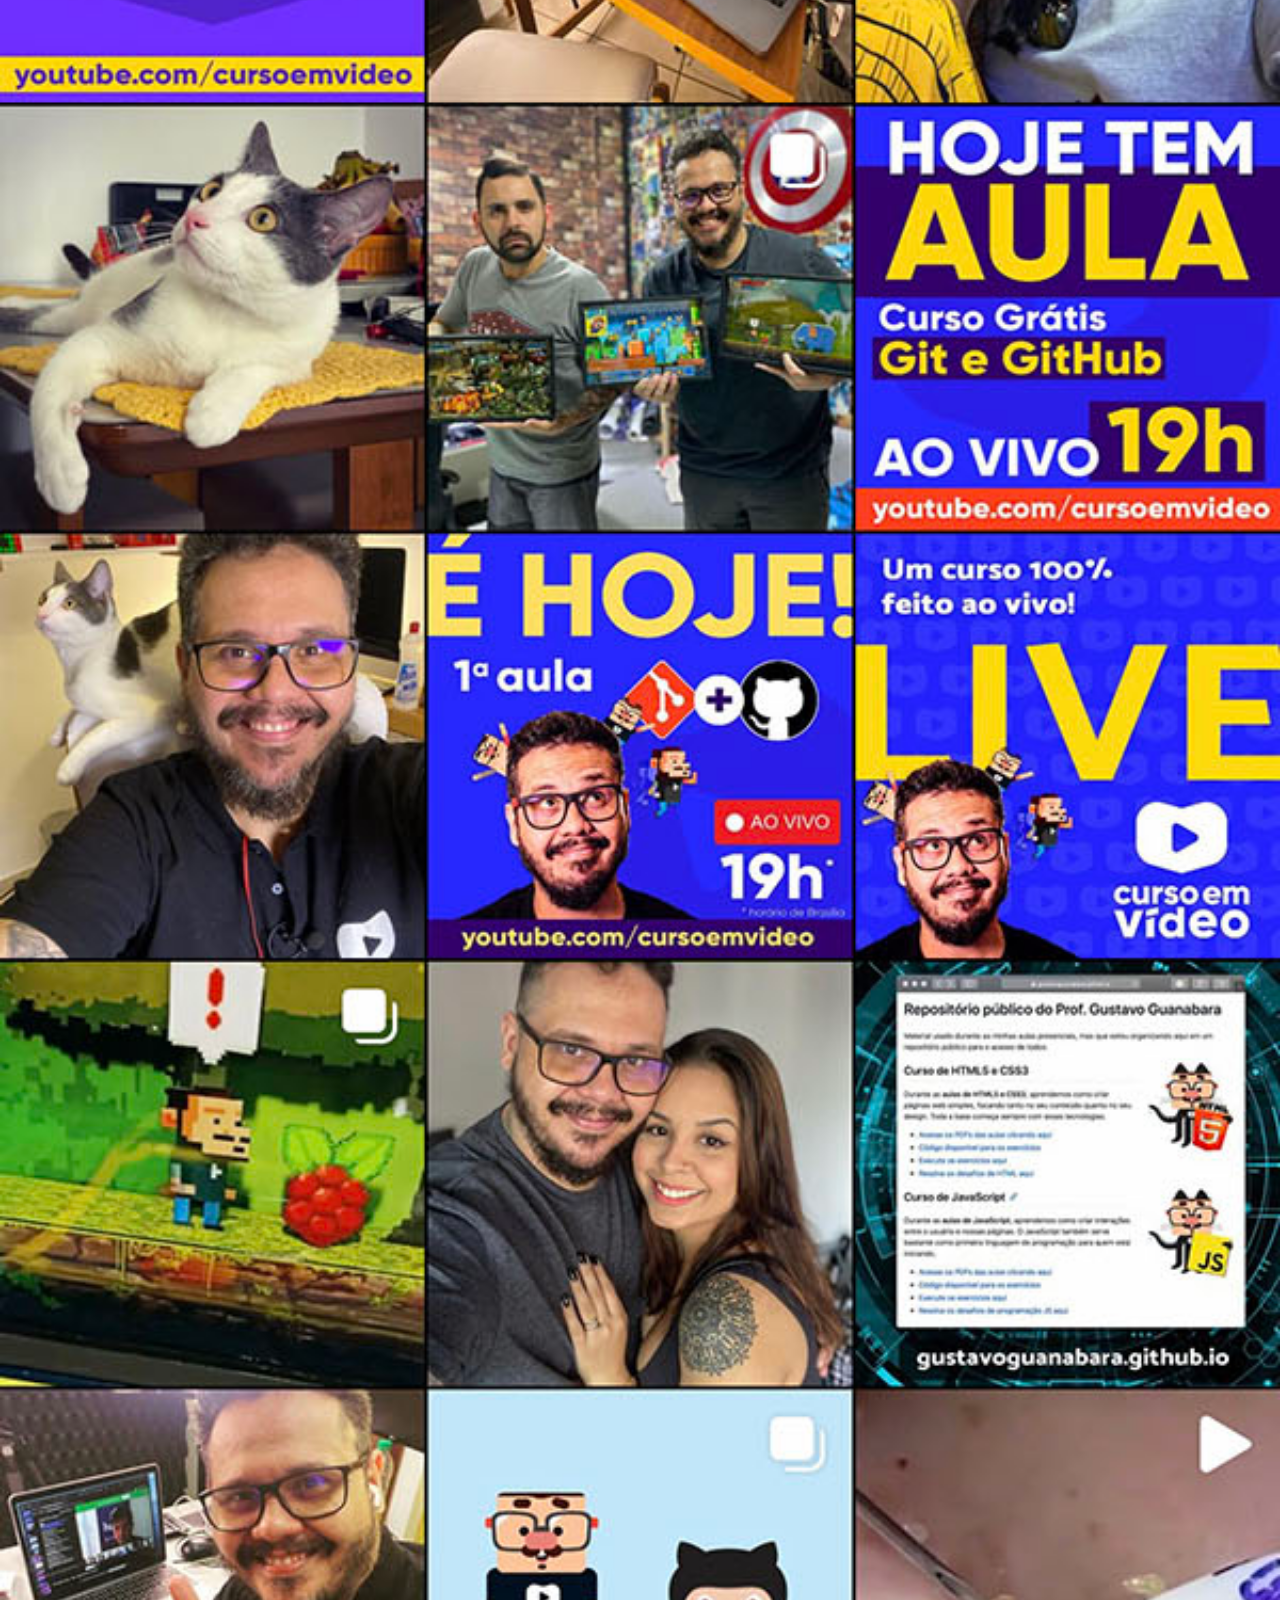
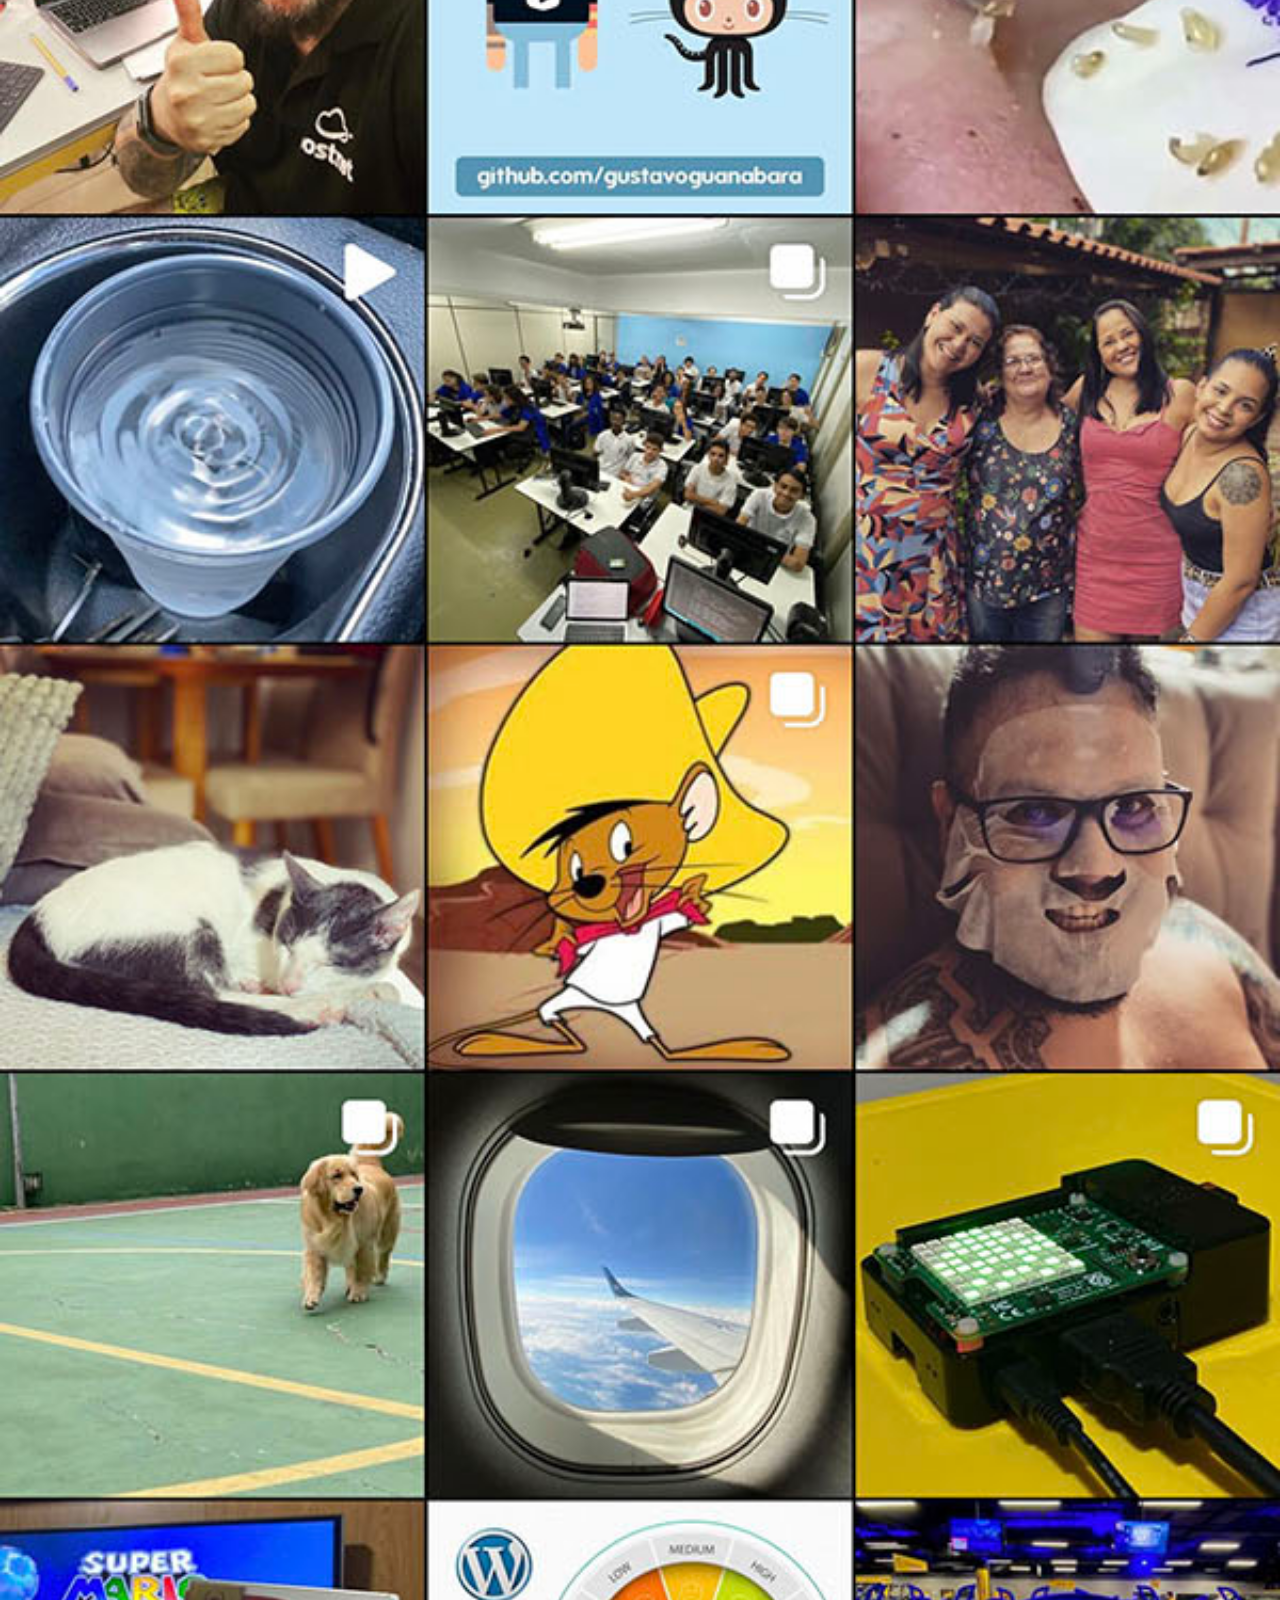
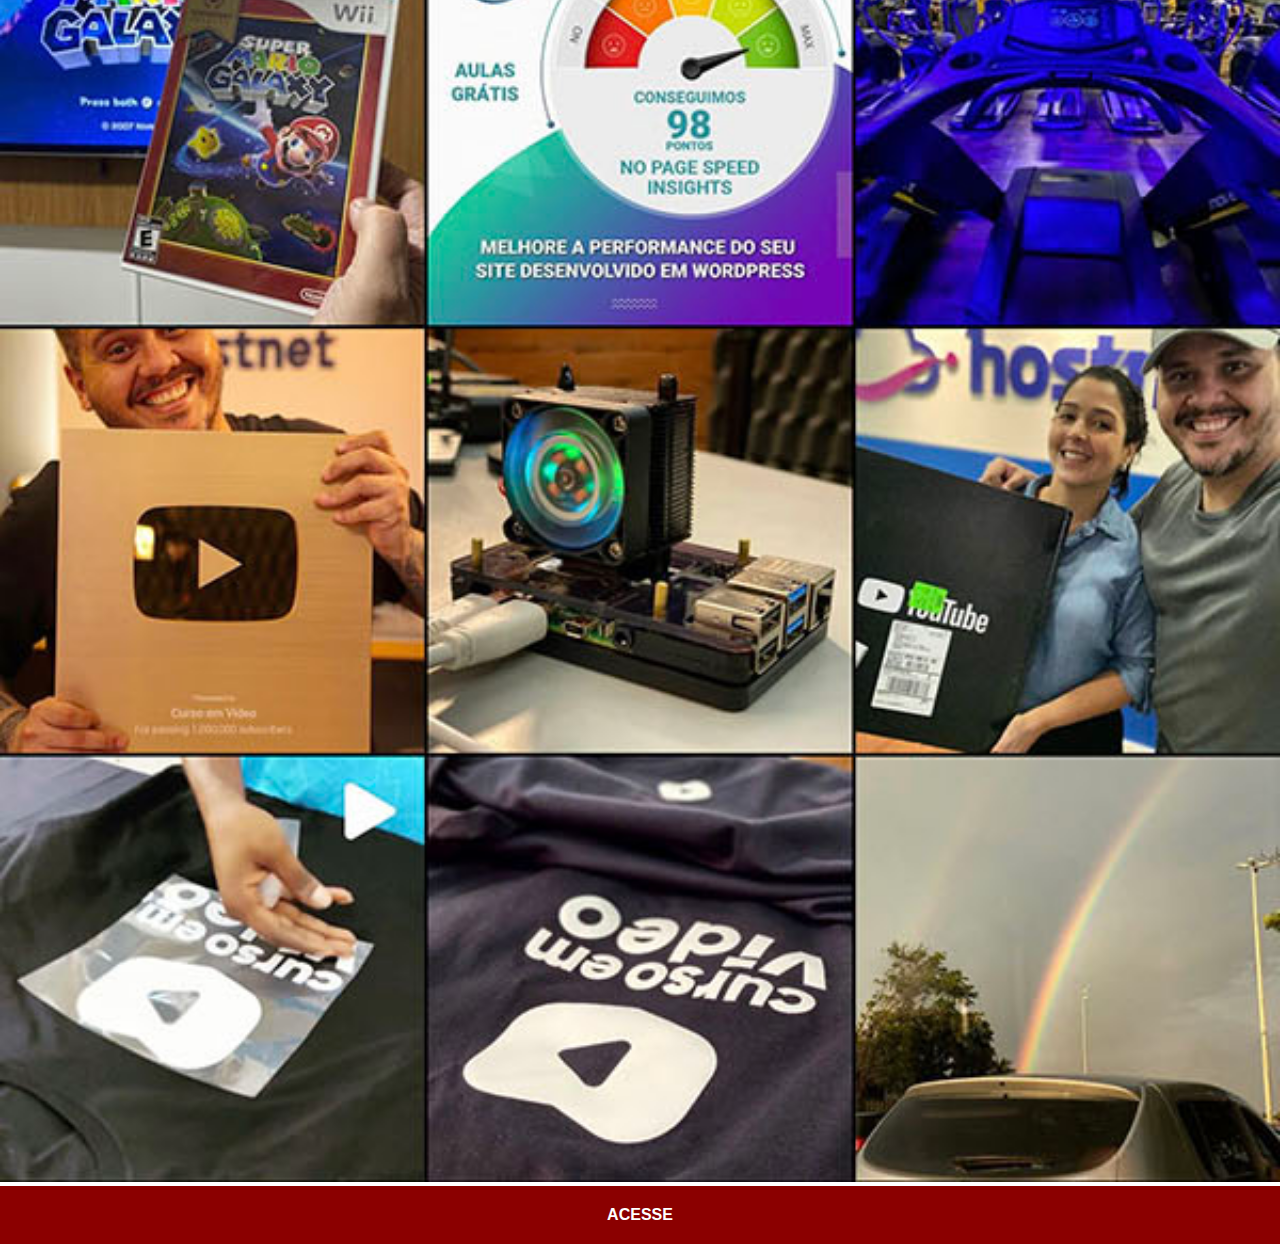
<file: instagram.html>
<!DOCTYPE html>
<html lang="pt-br">
<head>
    <meta charset="UTF-8">
    <meta http-equiv="X-UA-Compatible" content="IE=edge">
    <meta name="viewport" content="width=device-width, initial-scale=1.0">
    <title>Instagram</title>
    <link rel="stylesheet" href="estilos/social.css">
</head>
<body>
    <img src="imagens/tela-instagram.jpg" alt="Instagram">
    <a href="https://www.instagram.com/gustavoguanabara/" target="_blank">ACESSE</a>
</body>
</html>
</file>
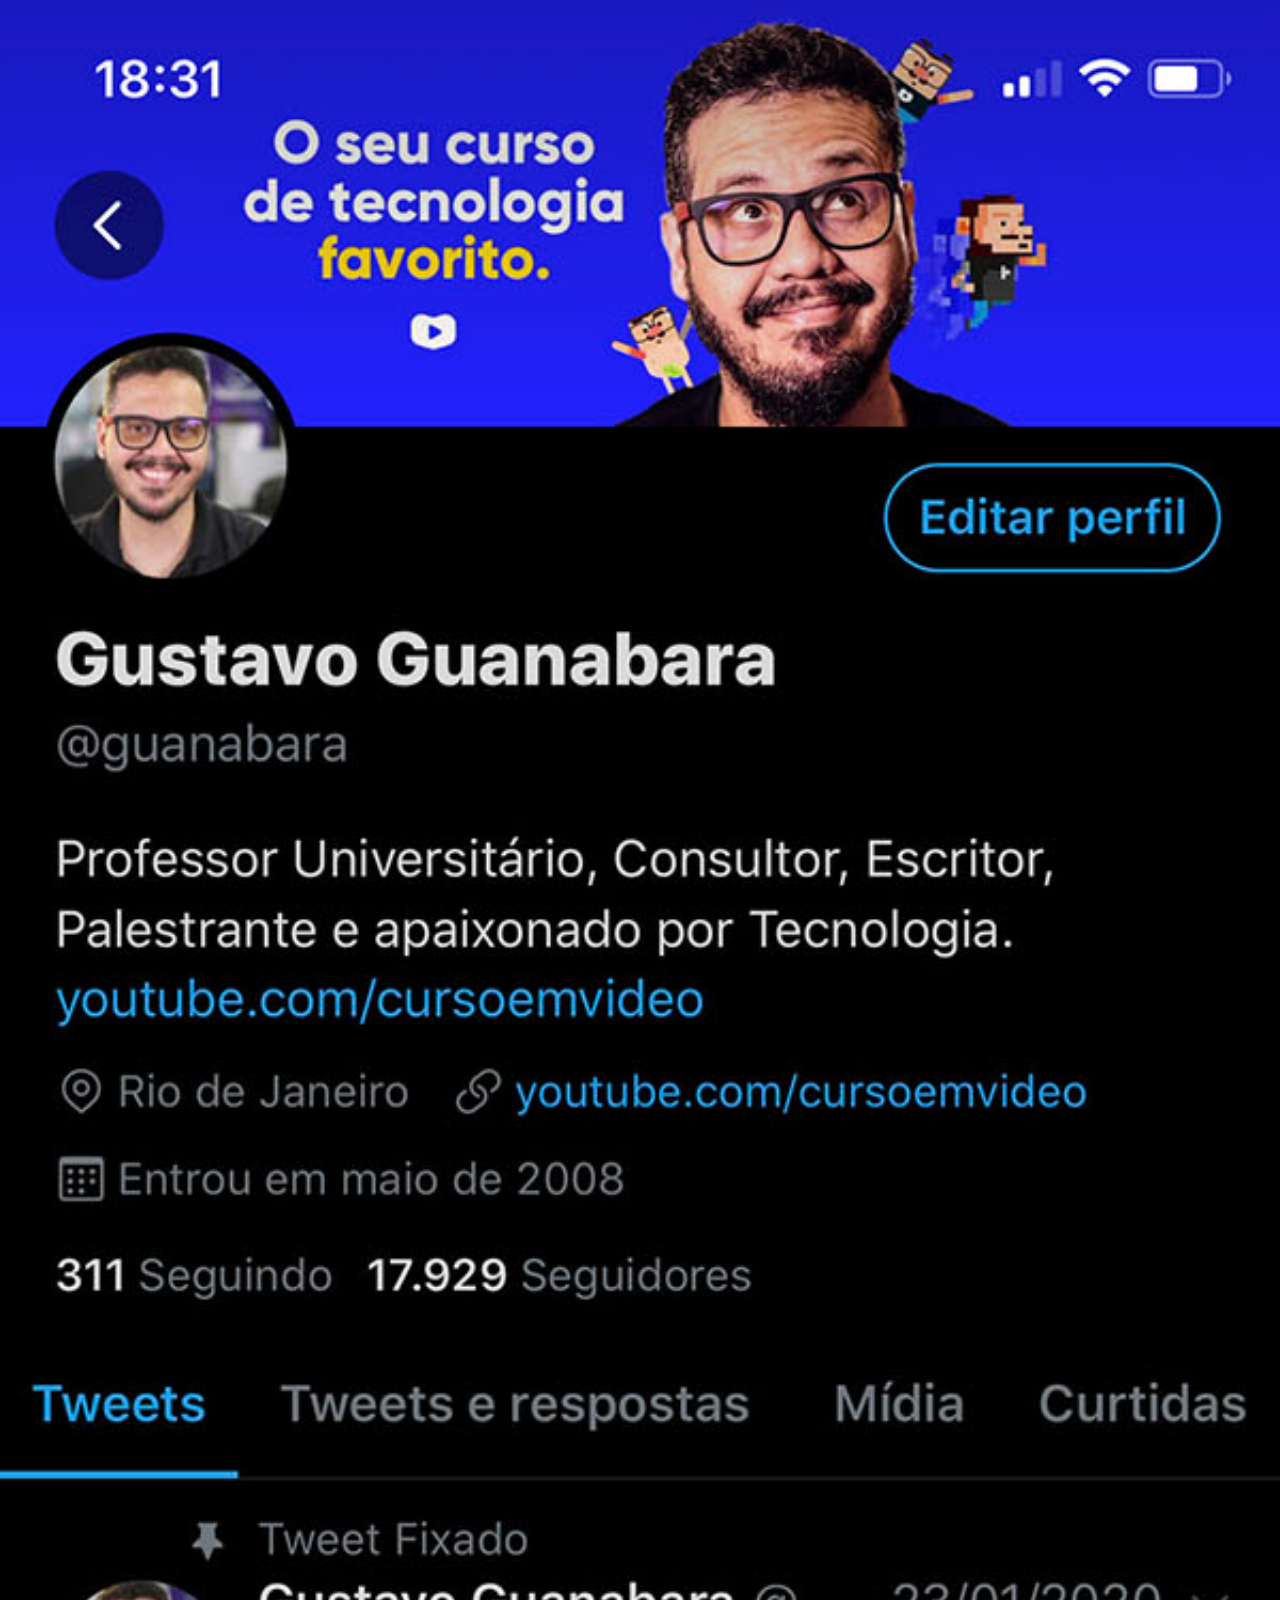
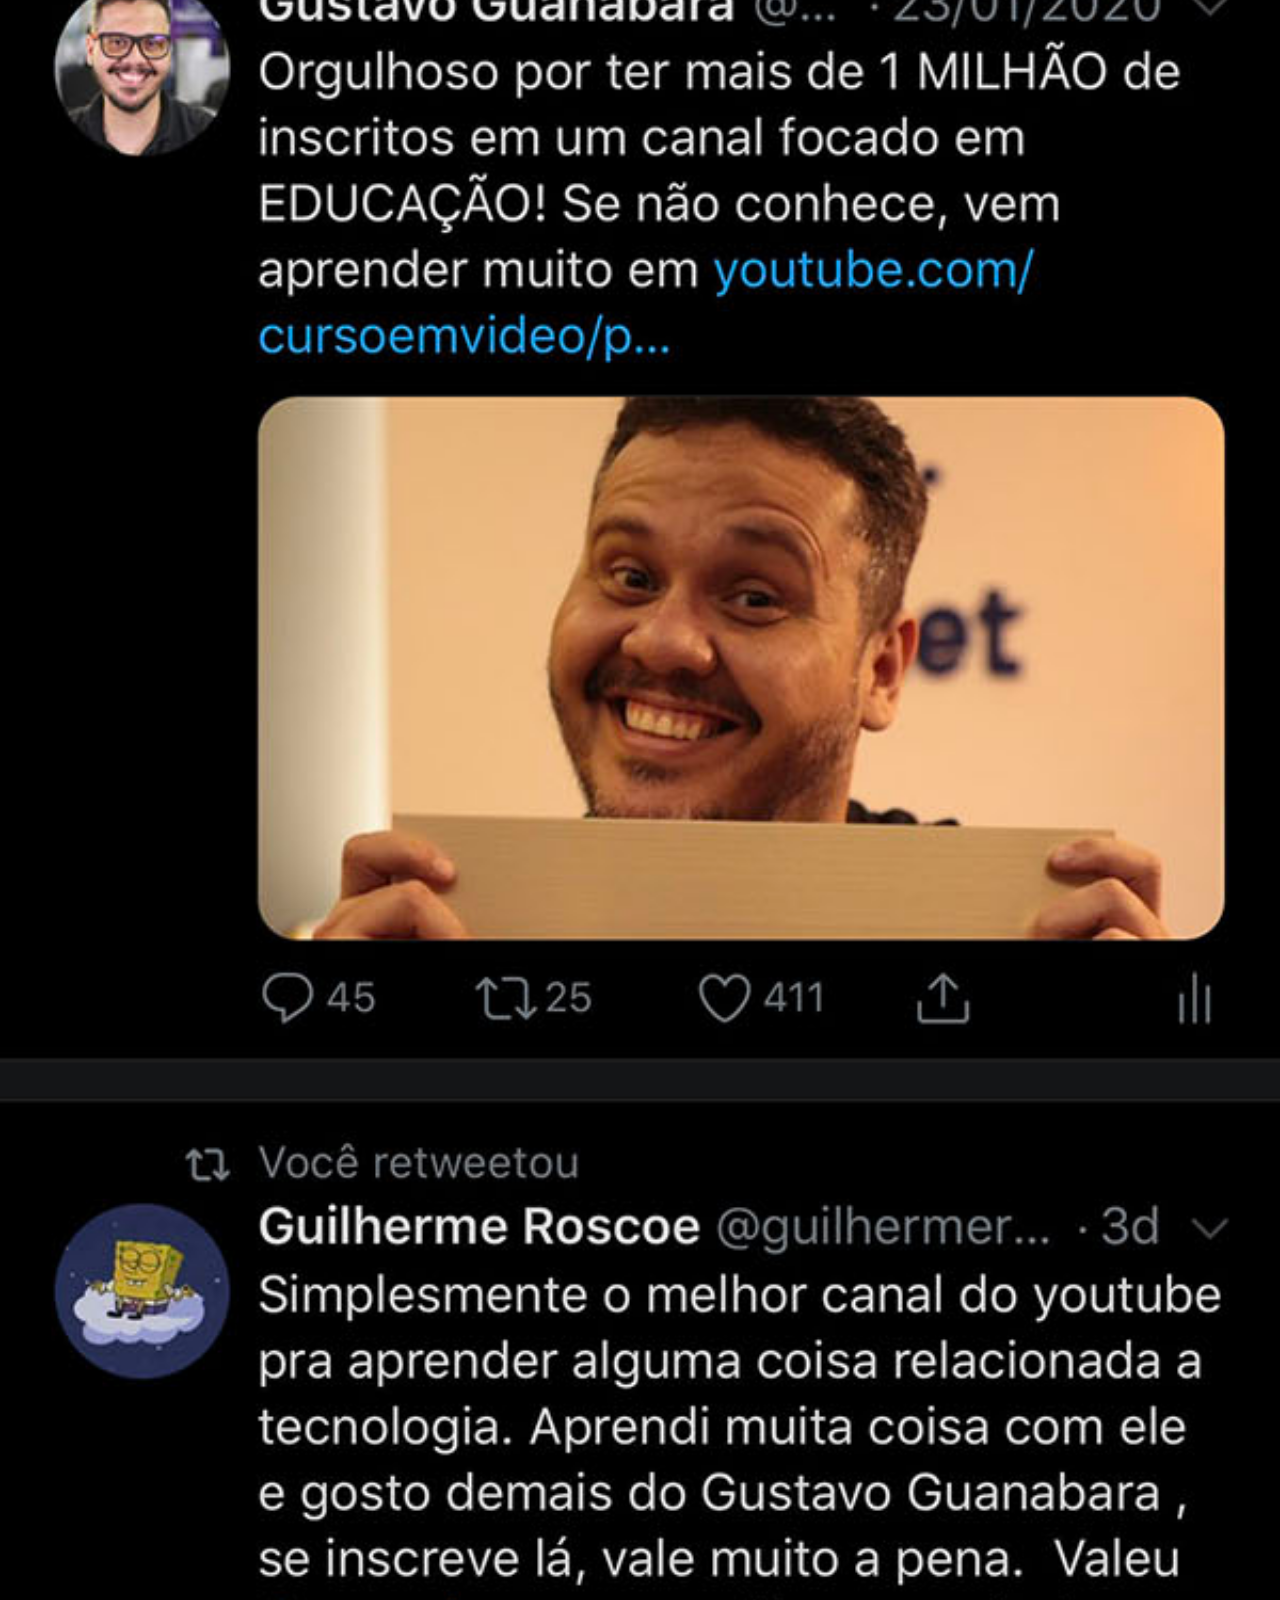
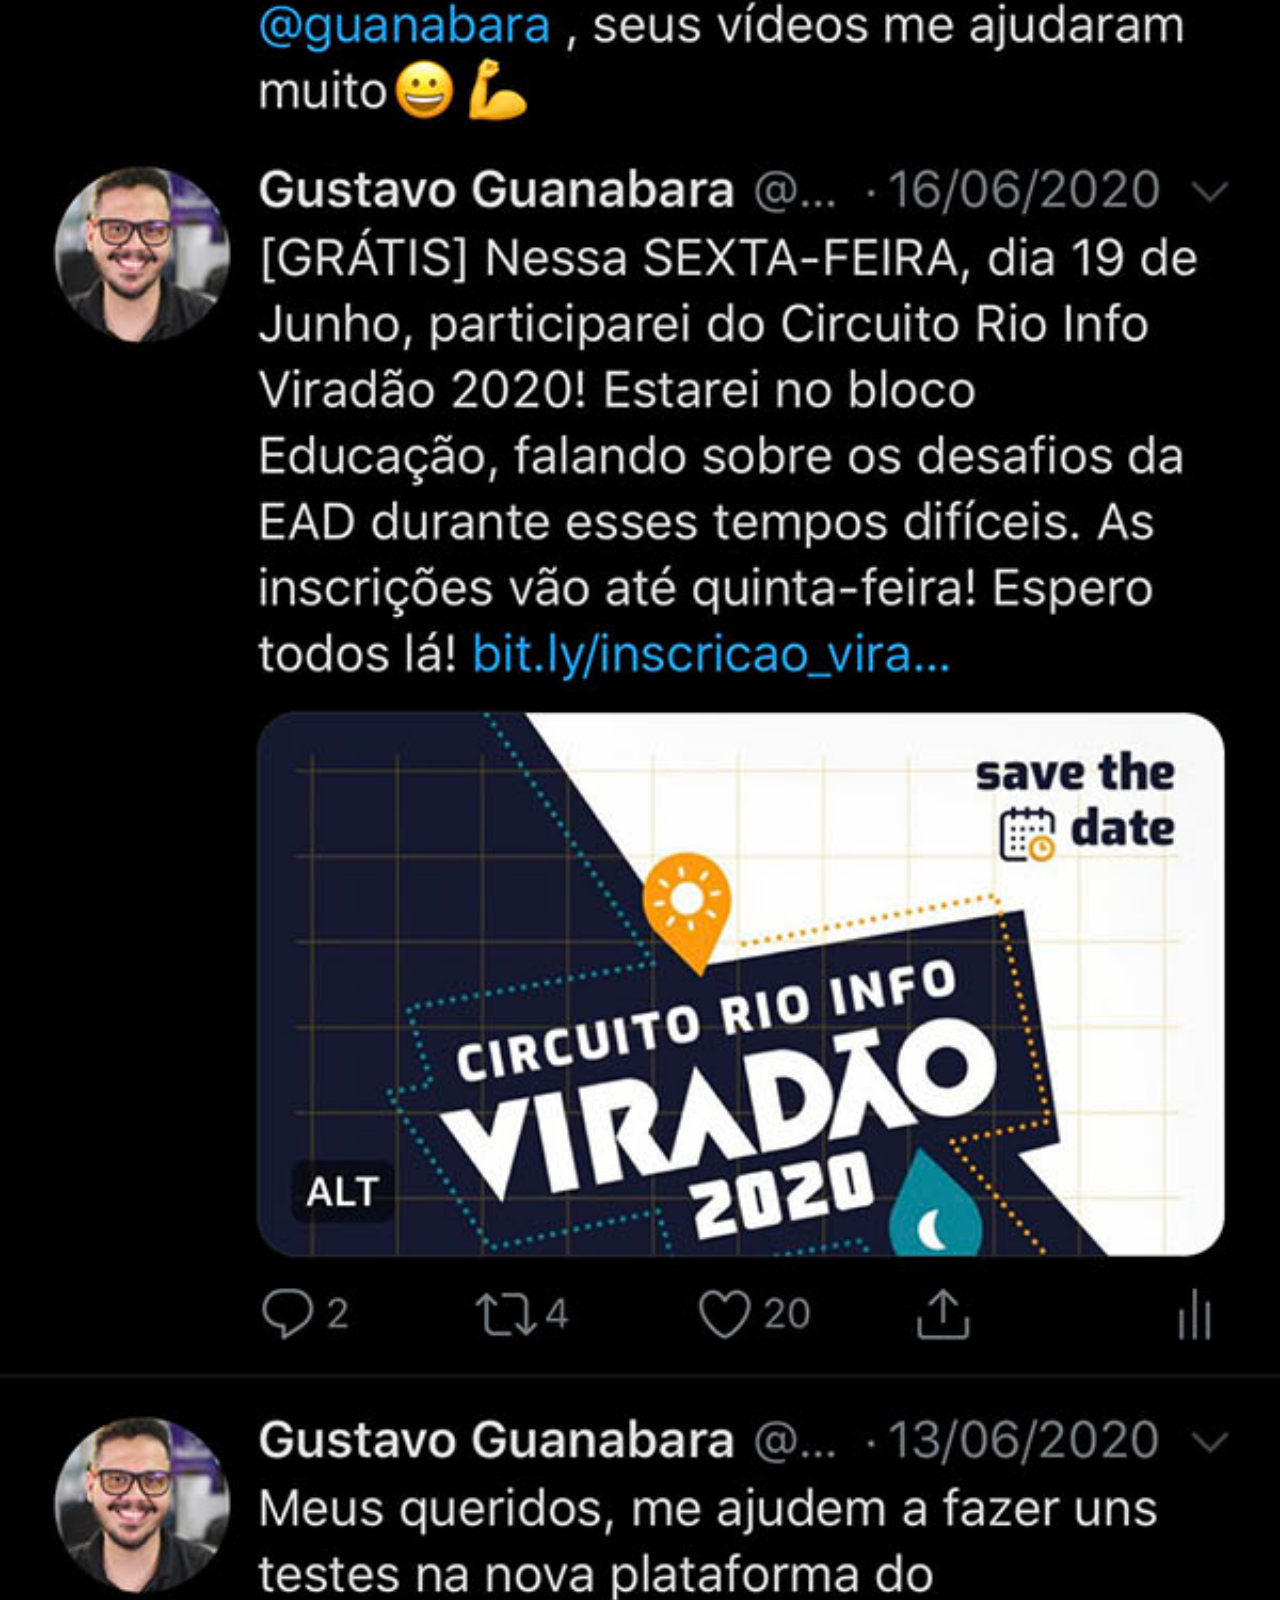
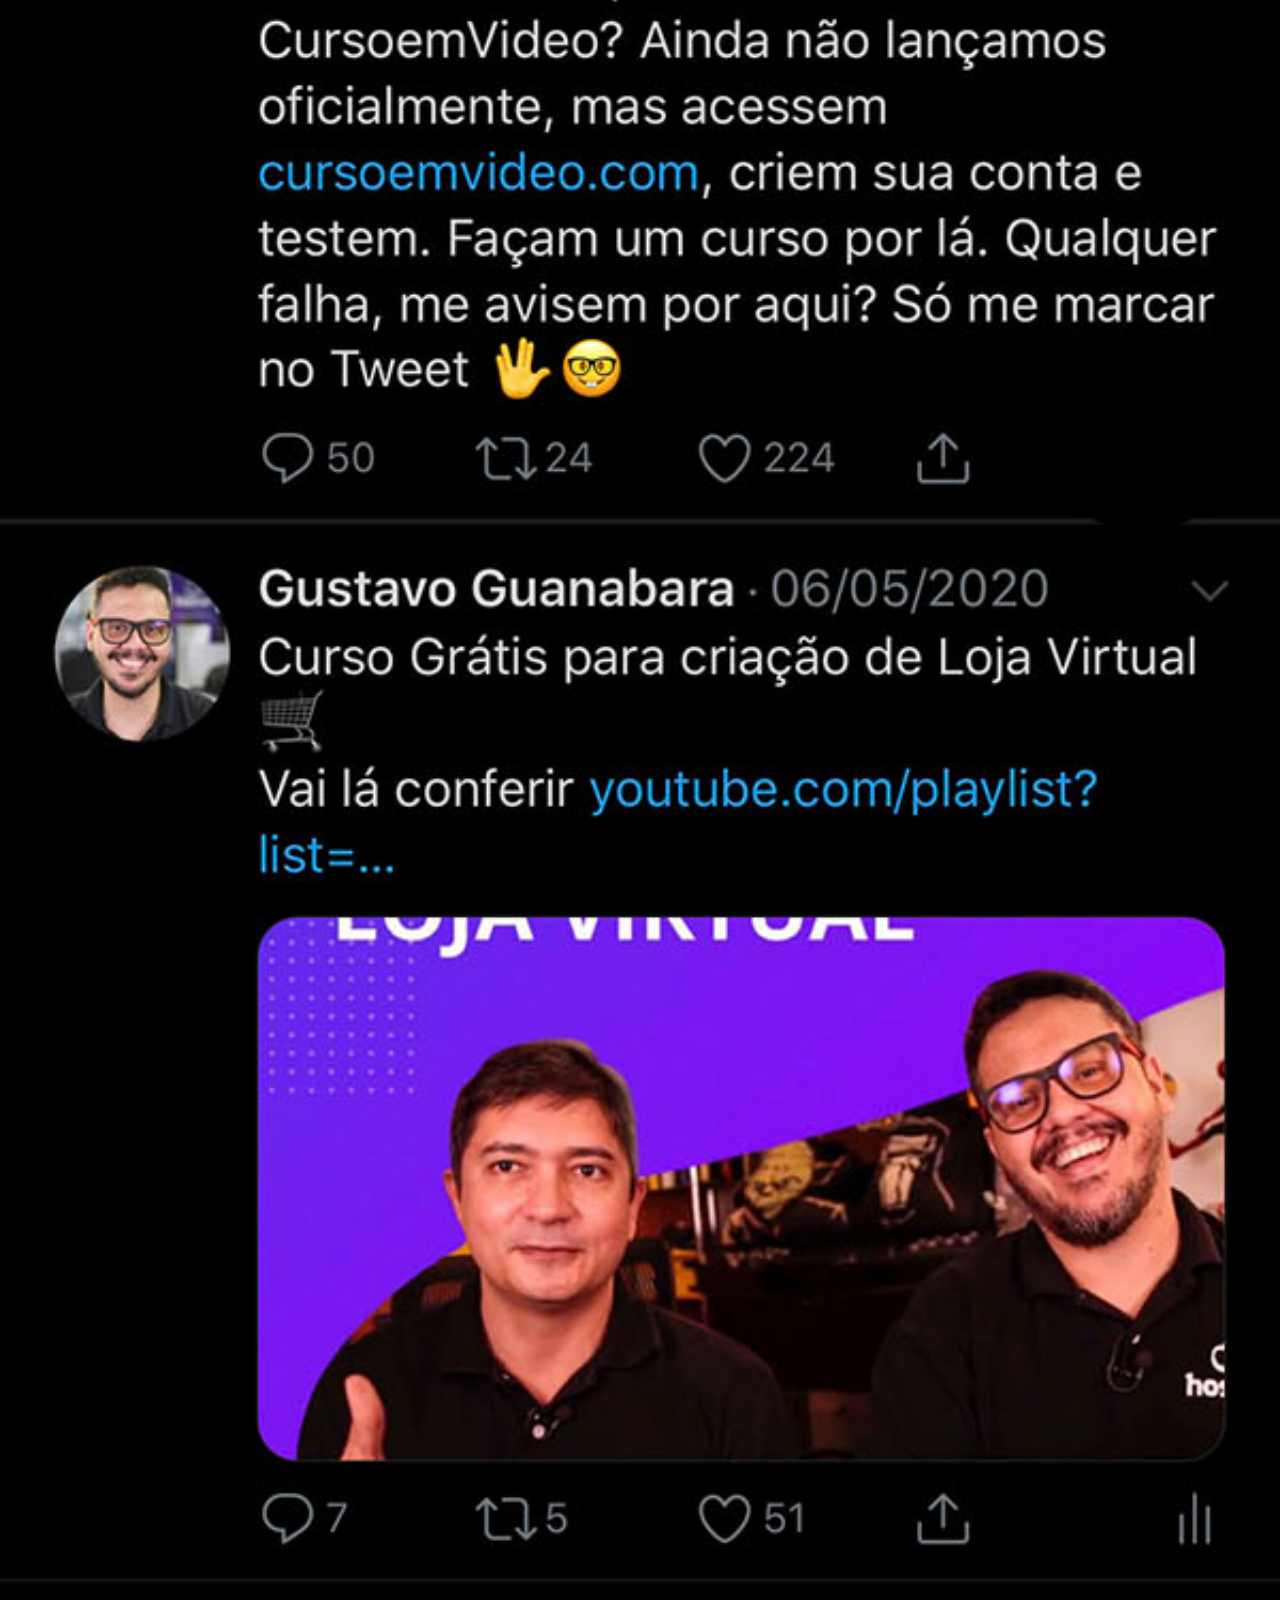
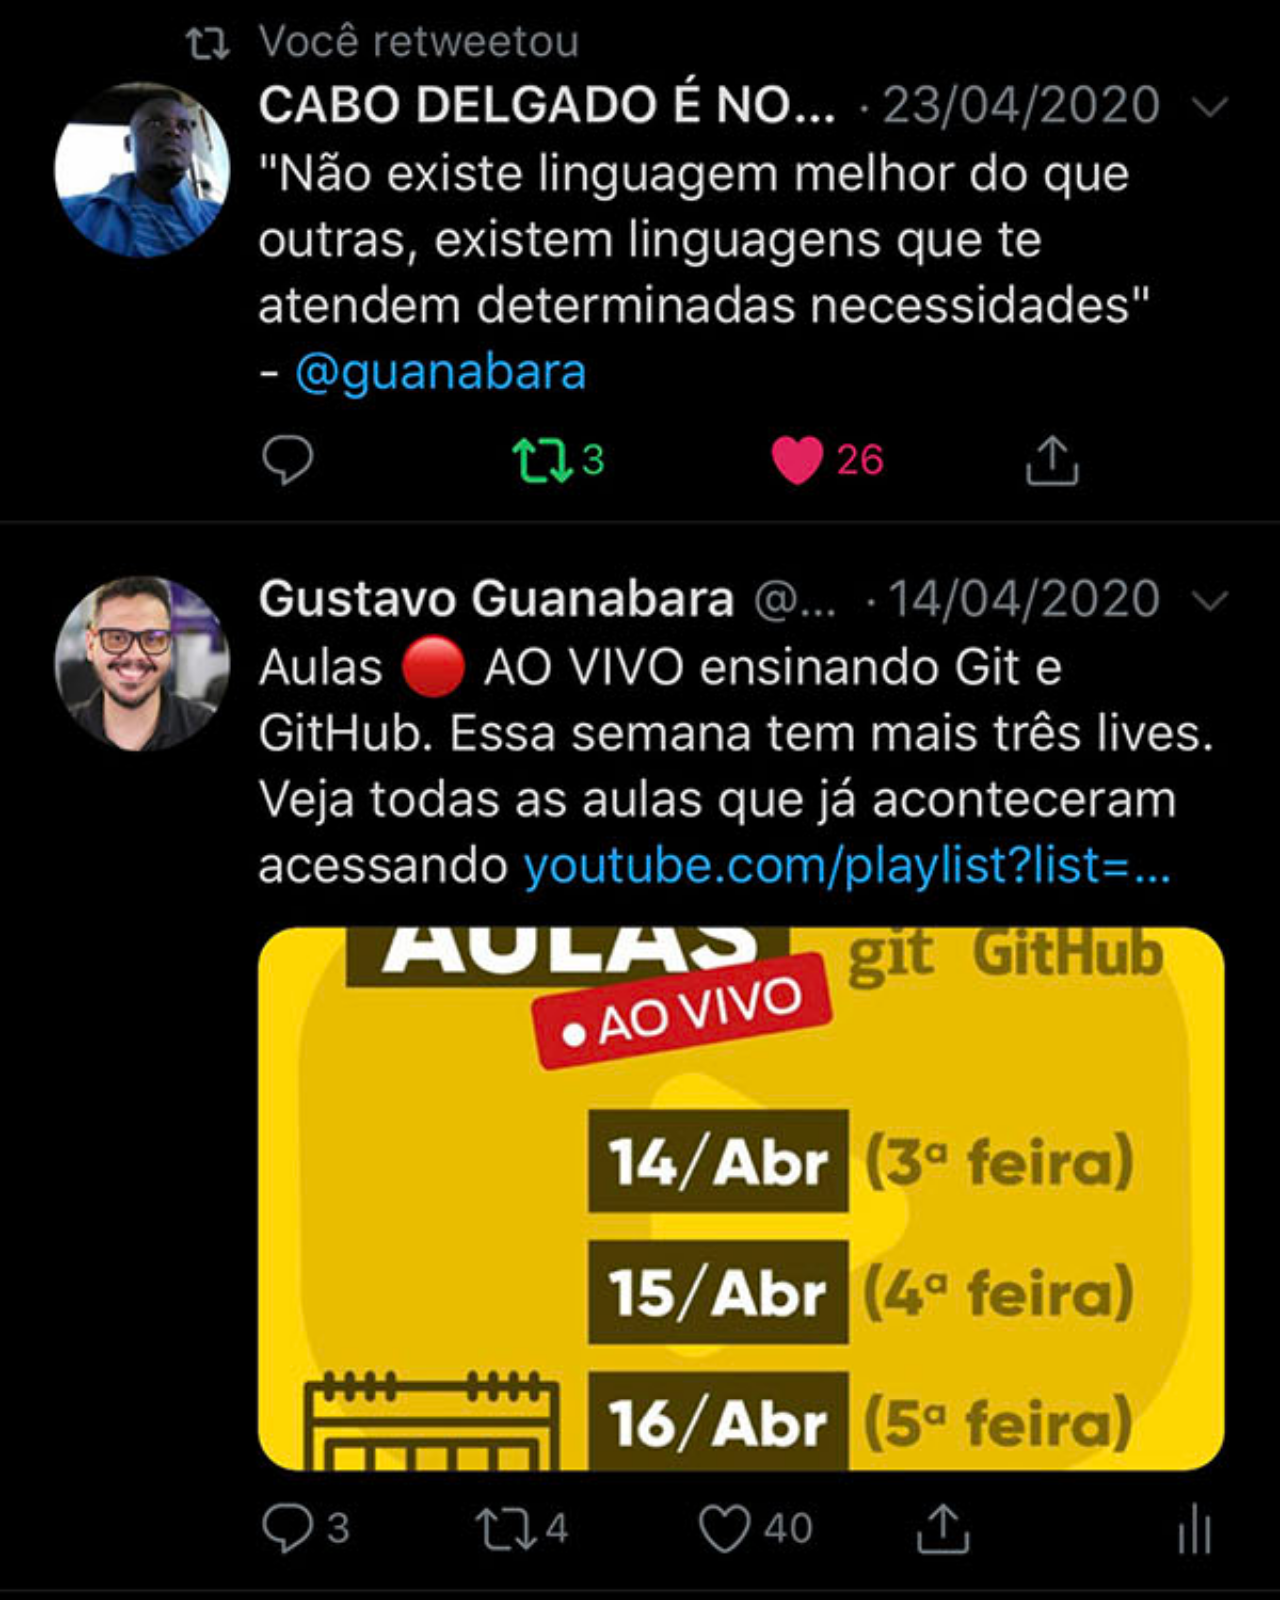
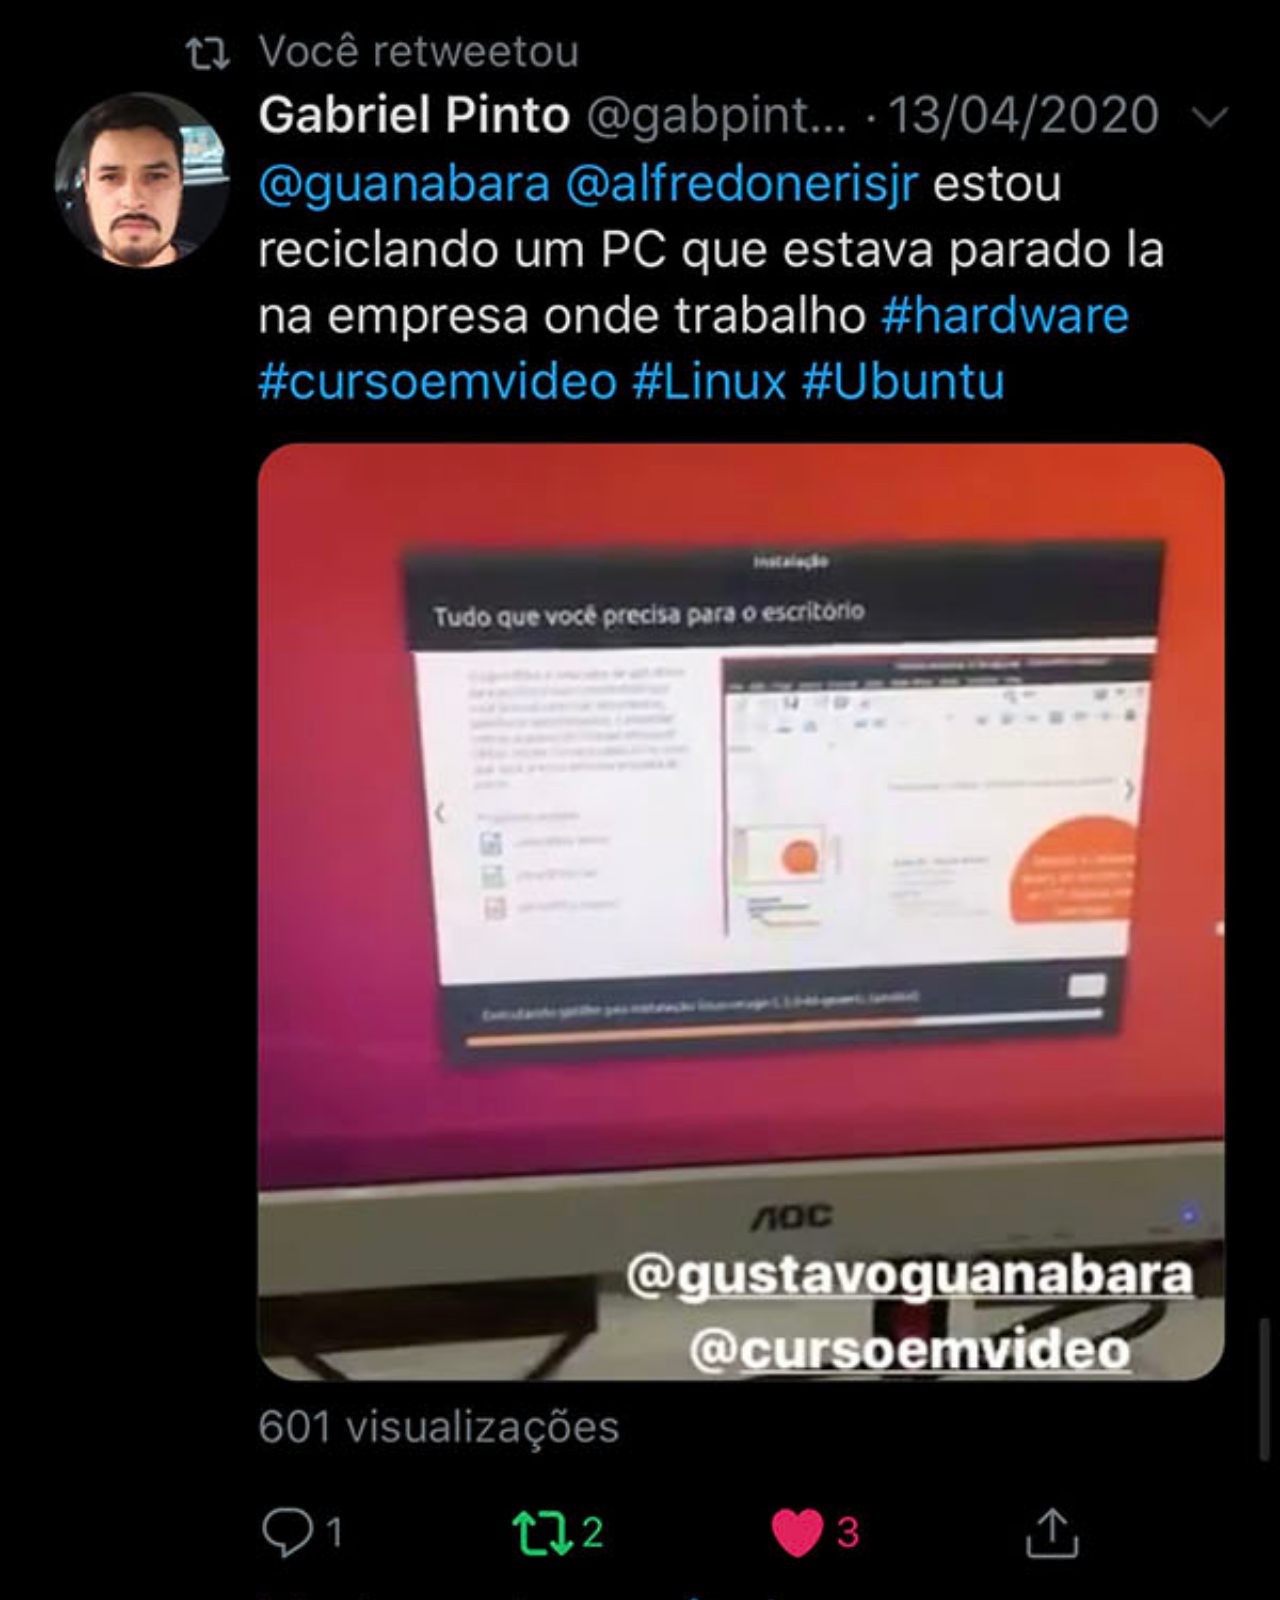
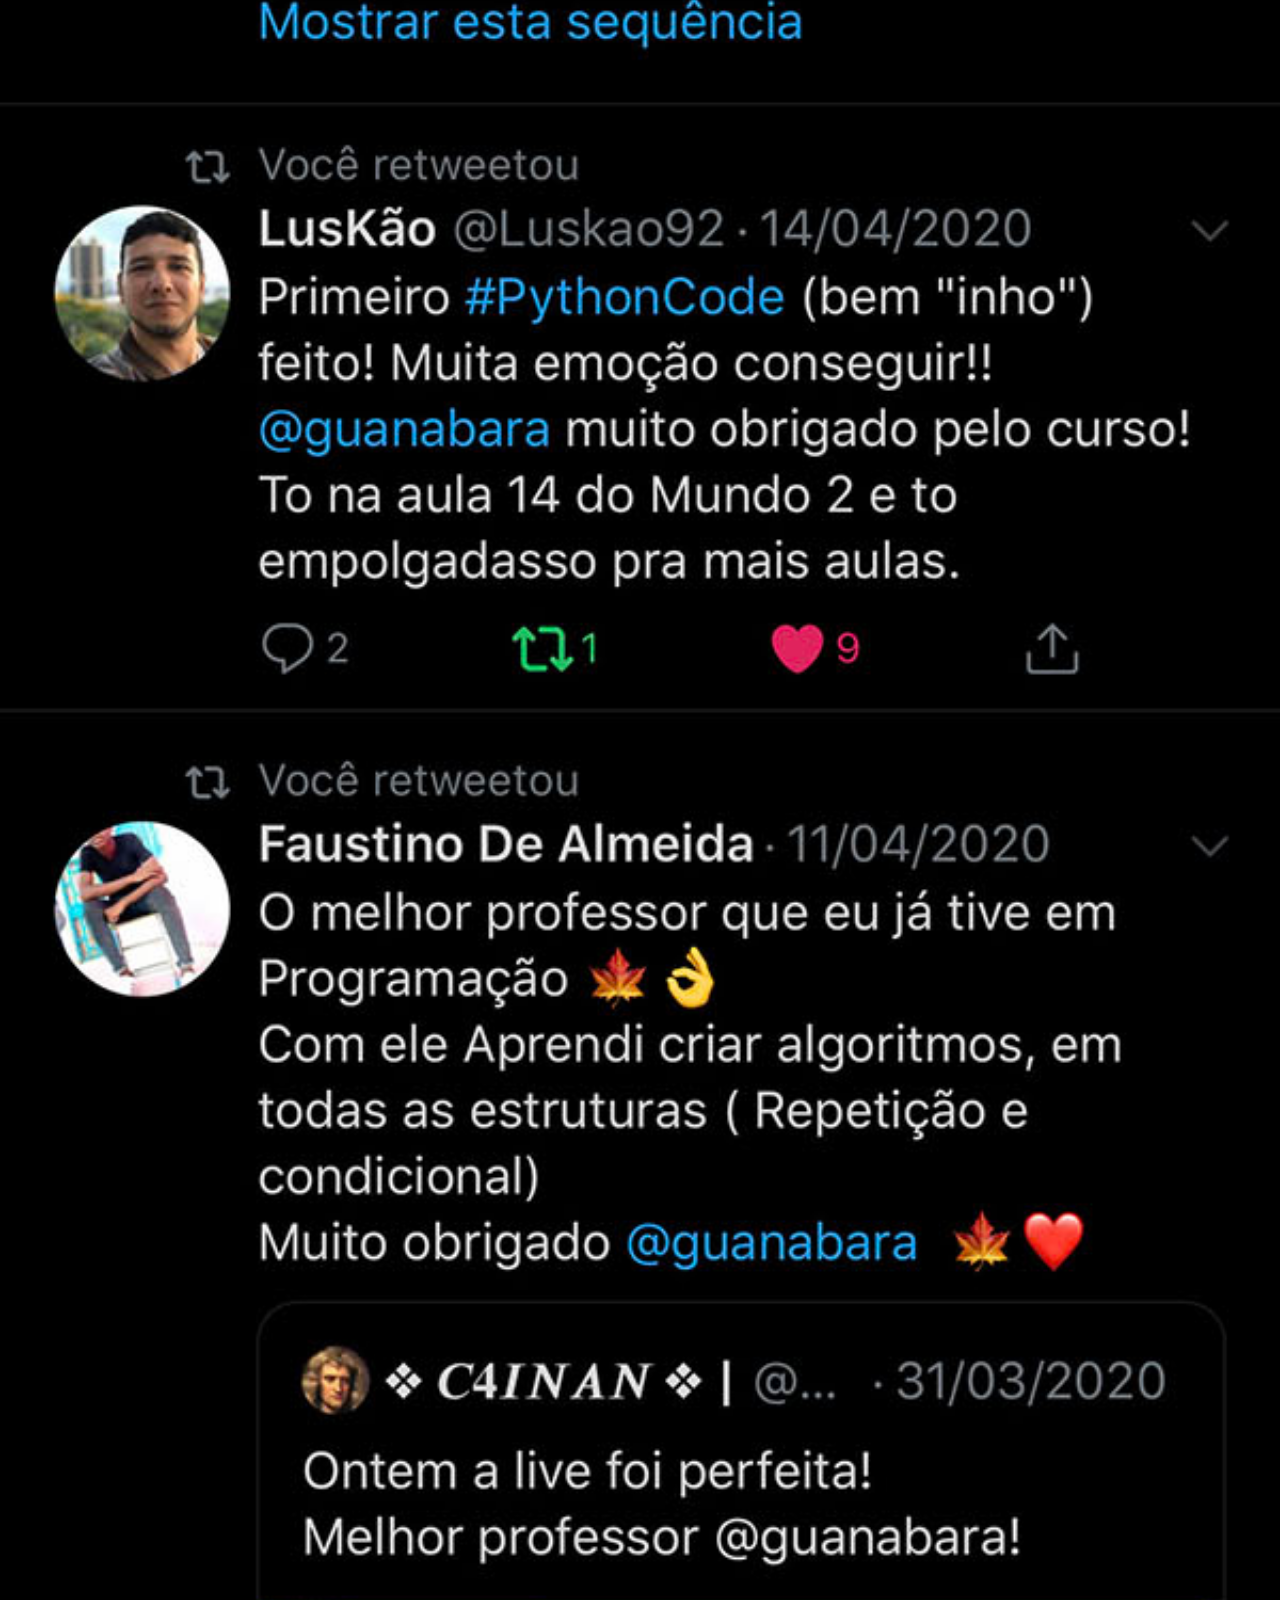
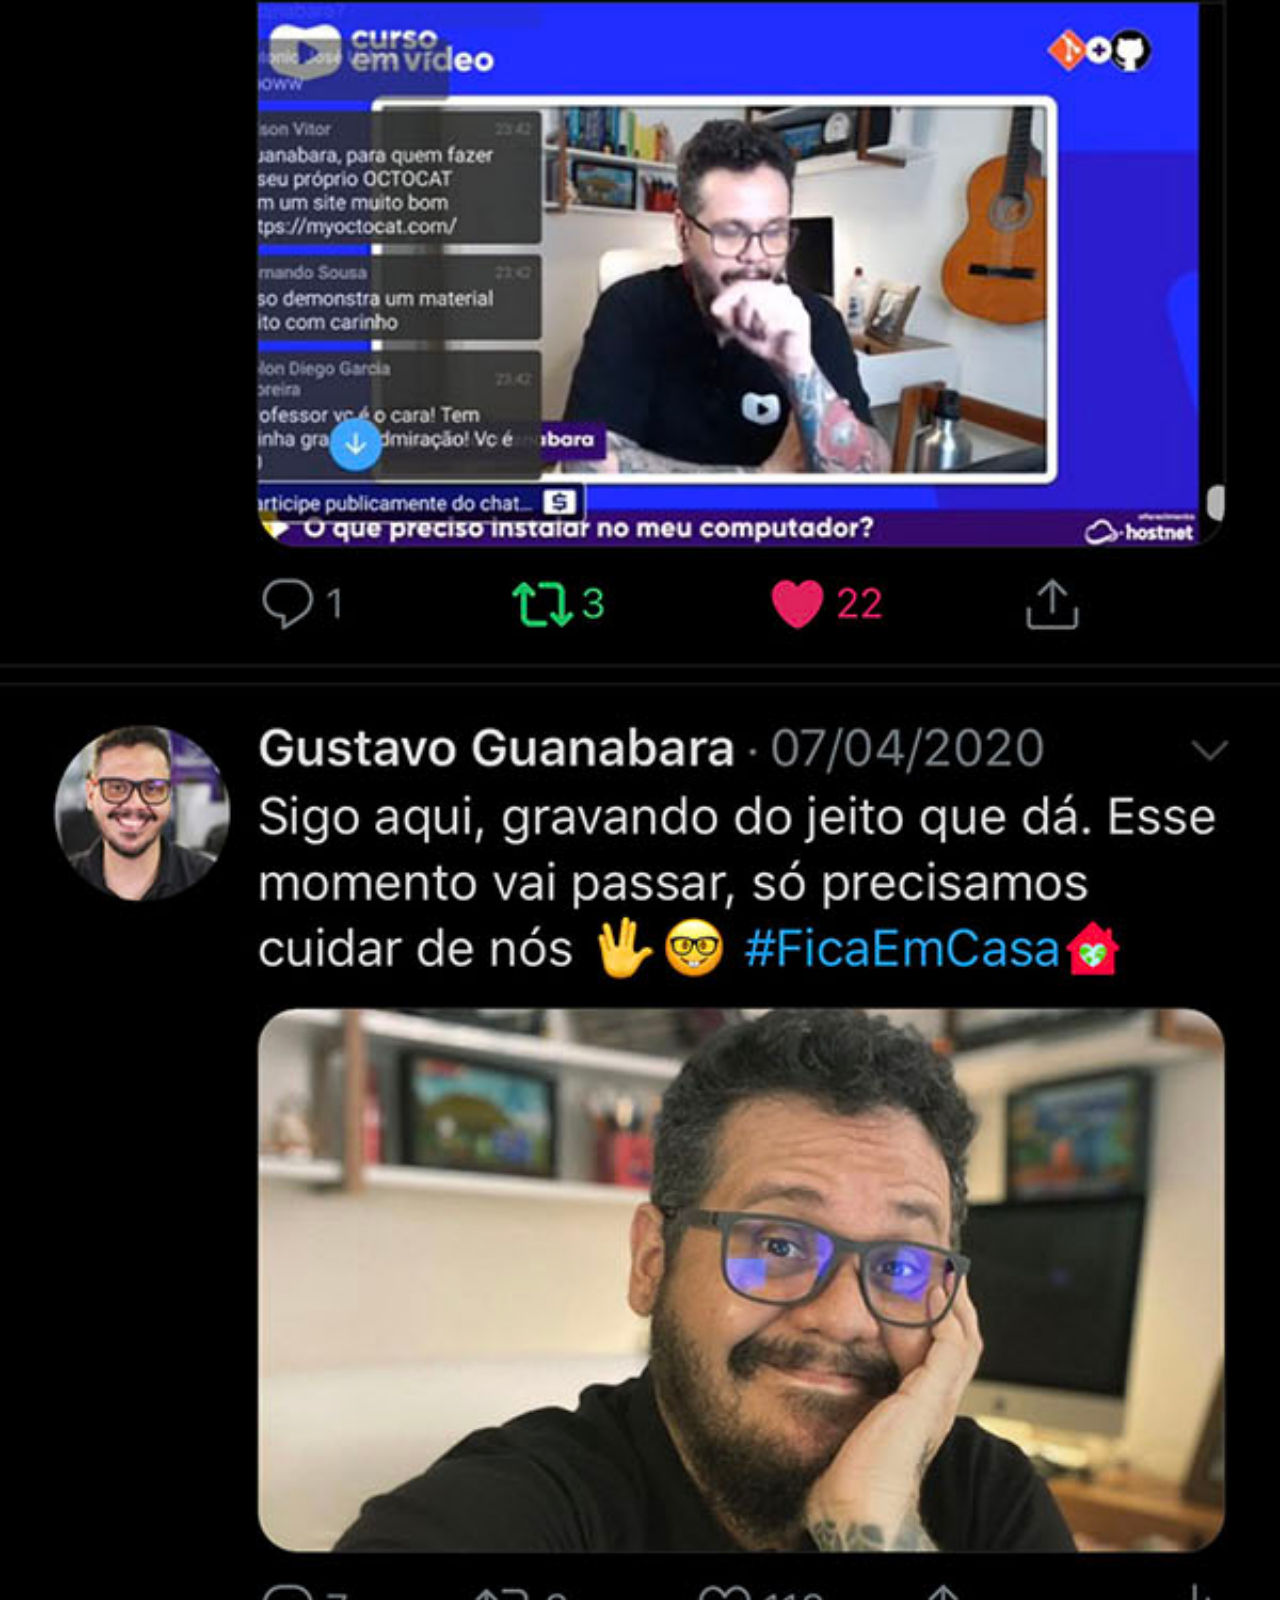
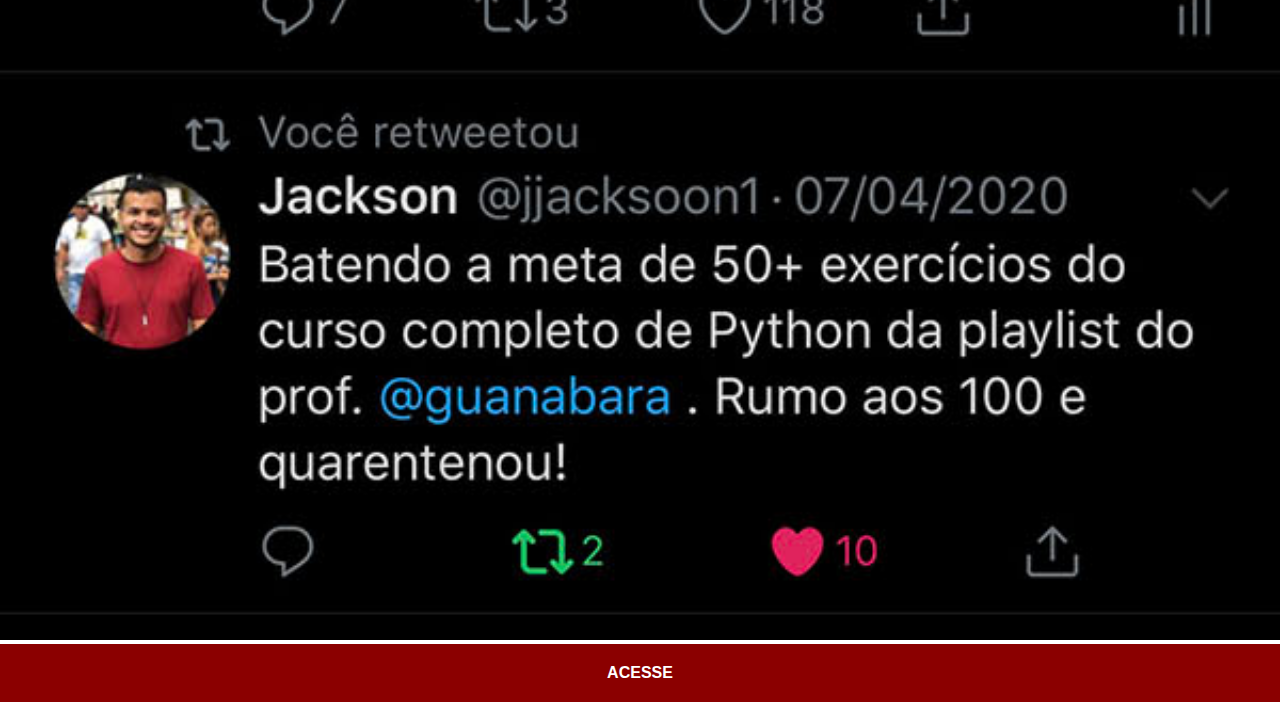
<file: twitter.html>
<!DOCTYPE html>
<html lang="pt-br">
<head>
    <meta charset="UTF-8">
    <meta http-equiv="X-UA-Compatible" content="IE=edge">
    <meta name="viewport" content="width=device-width, initial-scale=1.0">
    <title>Twitter</title>
    <link rel="stylesheet" href="estilos/social.css">
</head>
<body>
    <img src="imagens/tela-twitter.jpg" alt="Twitter">
    <a href="https://twitter.com/guanabara" target="_blank">ACESSE</a>
</body>
</html>
</file>
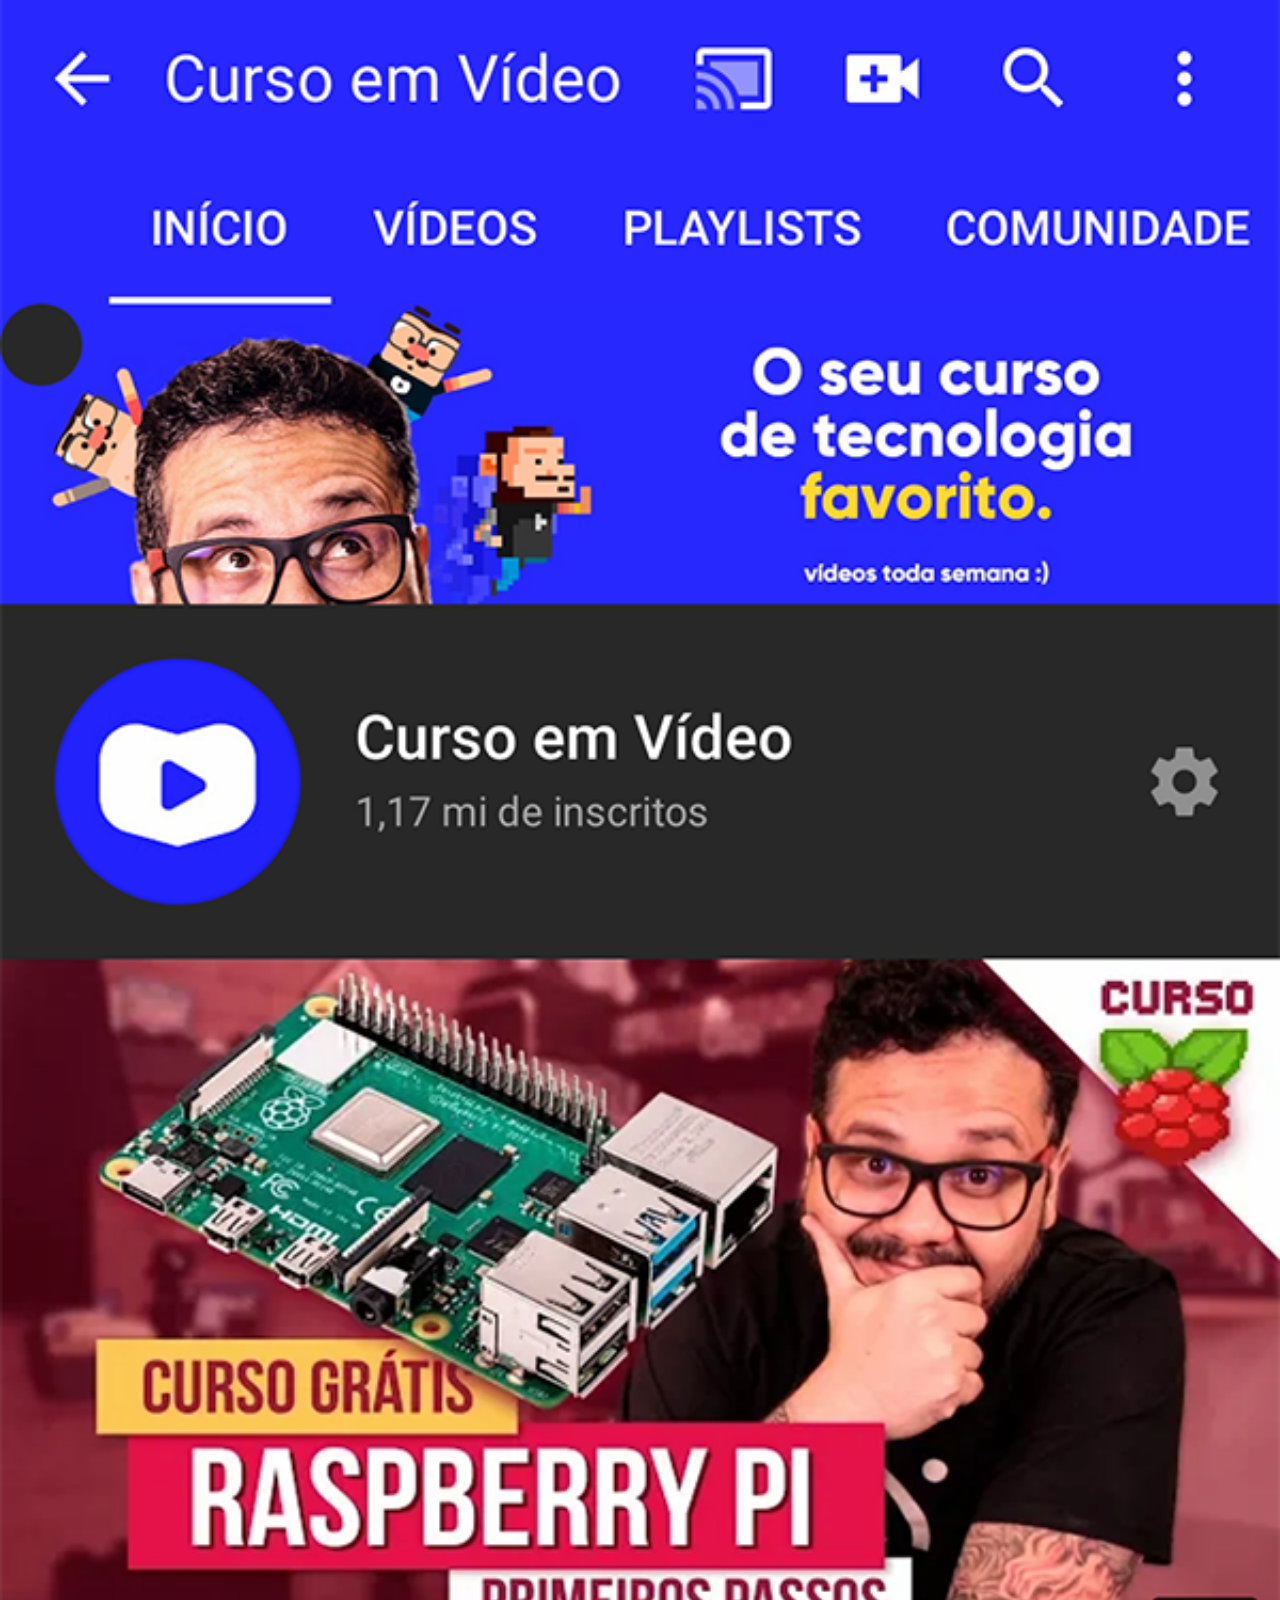
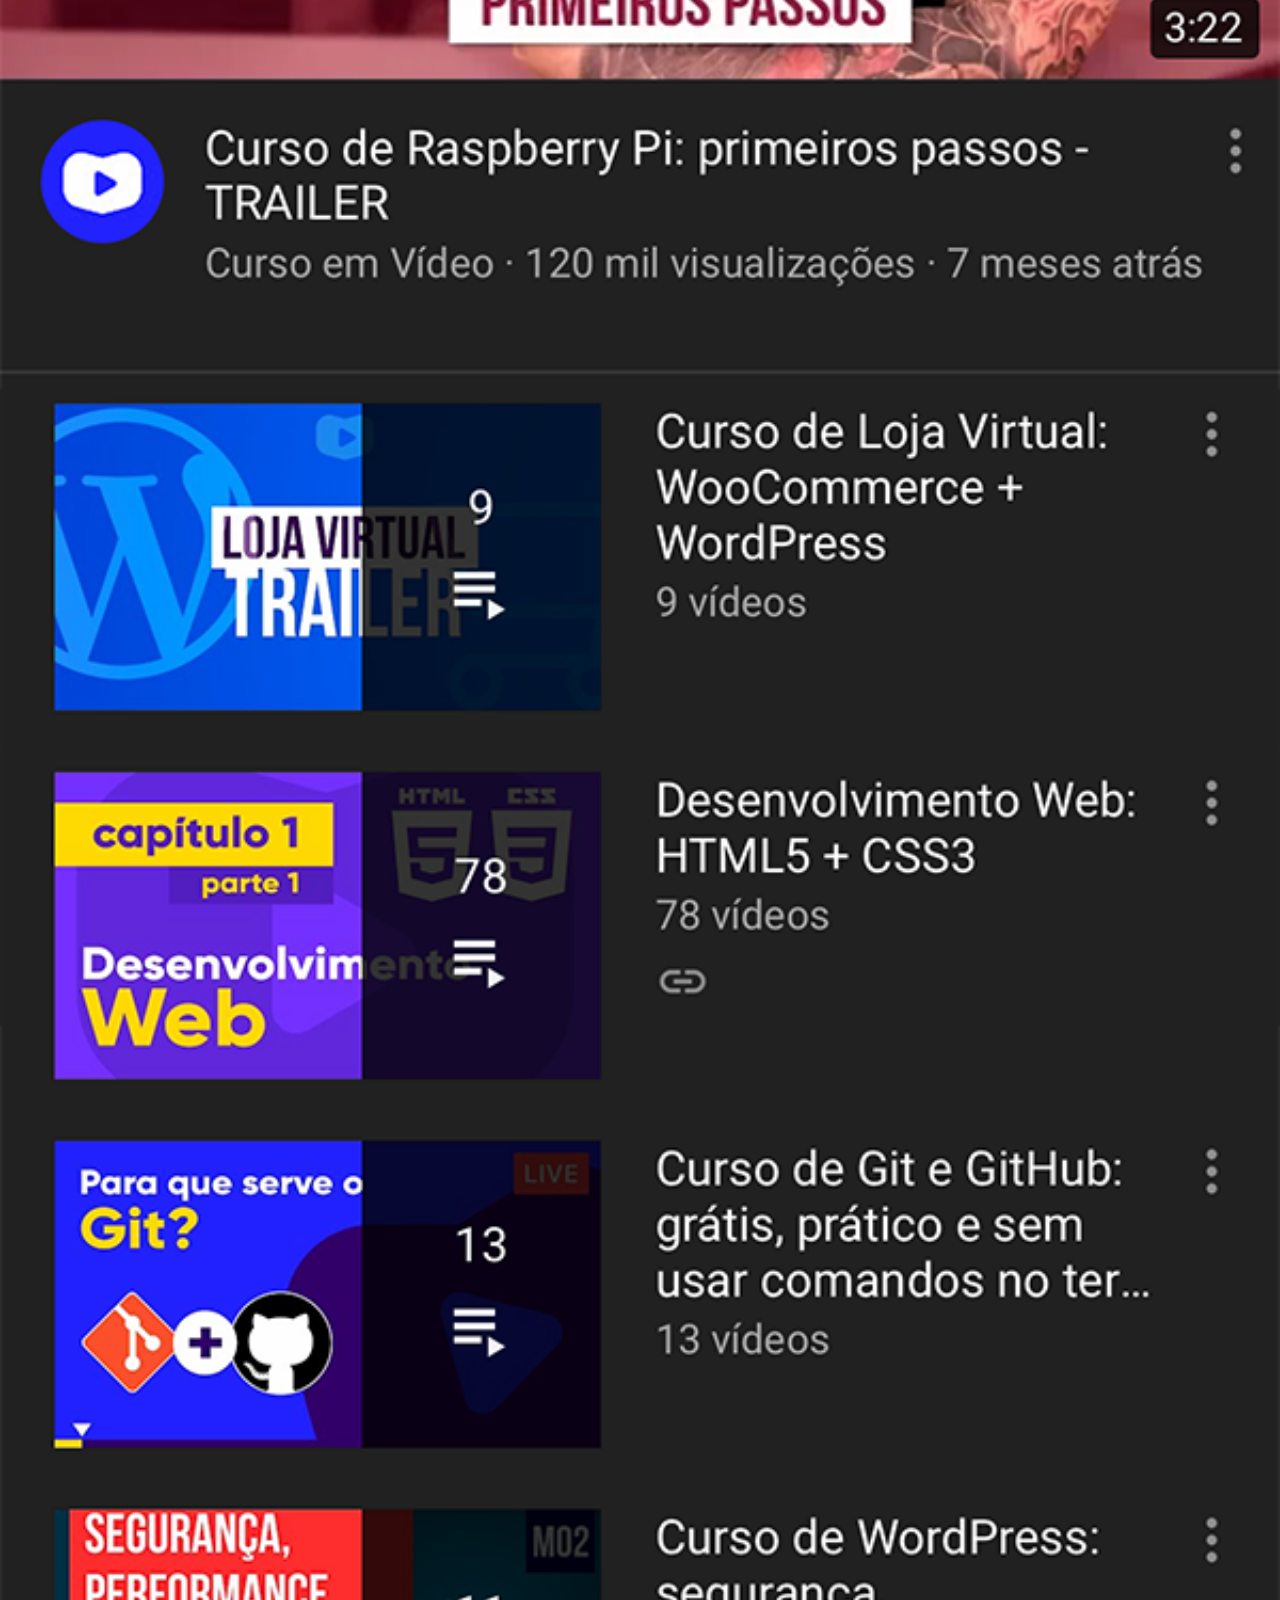
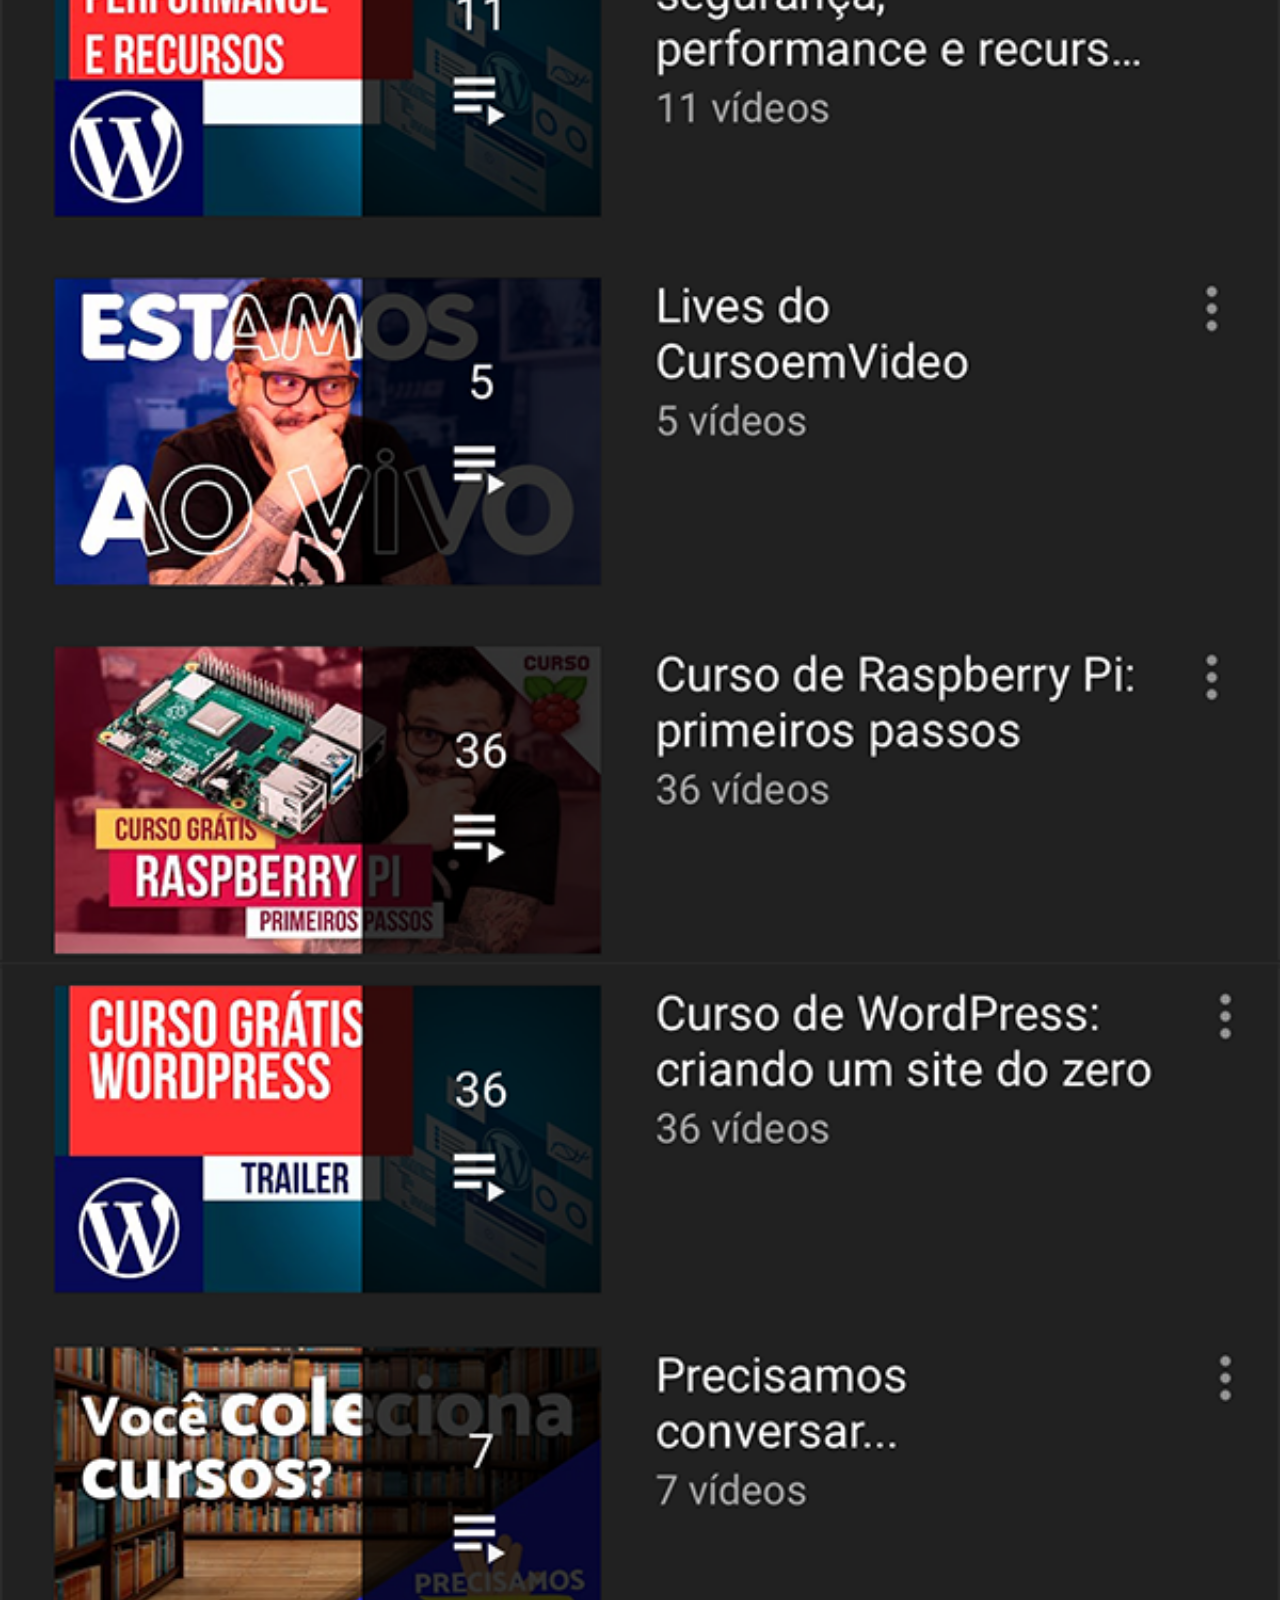
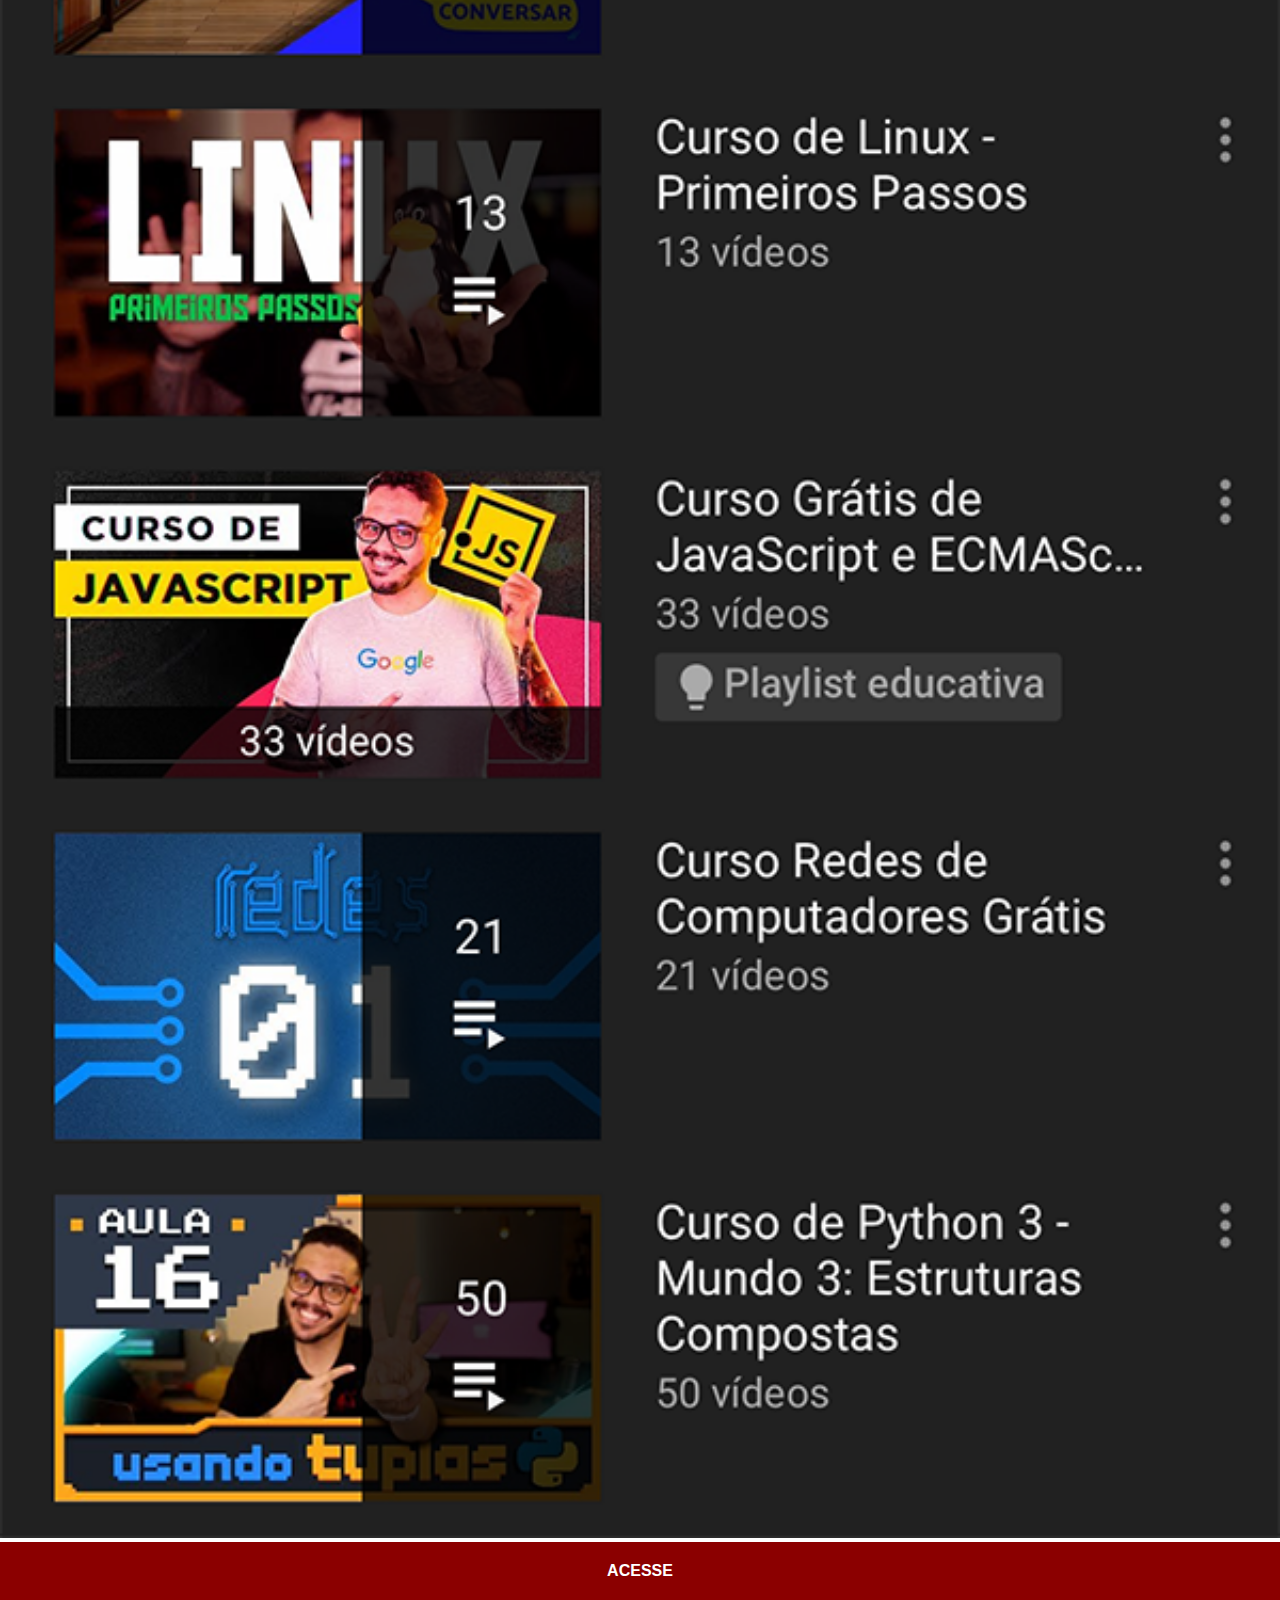
<file: youtube.html>
<!DOCTYPE html>
<html lang="pt-br">
<head>
    <meta charset="UTF-8">
    <meta http-equiv="X-UA-Compatible" content="IE=edge">
    <meta name="viewport" content="width=device-width, initial-scale=1.0">
    <title>YouTube</title>
    <link rel="stylesheet" href="estilos/social.css">
</head>
<body>
    <img src="imagens/tela-youtube.png" alt="YouTube">
    <a href="https://www.youtube.com/c/CursoemV%C3%ADdeo/playlists" target="_blank">ACESSE</a>
</body>
</html>
</file>
<file: estilos/style.css>
@charset "UTF-8";

* {
    margin: 0;
    padding: 0;
    font-family: Arial, Helvetica, sans-serif;
}

html, body {
    height: 100vh;
    width: 100vw;
    background-color: black;
}

body {
    background: url('../imagens/fundo-madeira.jpg') no-repeat top center;
    background-size: cover;
    background-attachment: fixed;
}

main {
    position: relative;
    height: 100vh;
    
}

section#telefone {
    position: absolute;
    top: 50%;
    left: 50%;
    transform: translate(-50%, -50%);
    height: 627px;
    width: 311px;
    background: url('../imagens/frame-iphone.png') no-repeat;
}

iframe#tela {
    position: relative;
    top: 81px;
    left: 22px;
    width: 267px;
    height: 470px;
}

section#redes-sociais img {
    width: 50px;
    margin: 10px;
    border-radius: 50%;
    box-shadow: 2px 2px 5px rgba(0, 0, 0, 0.397);
    box-sizing: border-box;
}

section#redes-sociais {
    text-align: right;
}

section#redes-sociais img:hover {
    border: 2px solid rgba(255, 255, 255, 0.418);
    transform: translate(-3px, -3px);
    box-shadow: 5px 5px 10px rgba(0, 0, 0, 0.514);
    transition: transform .3s, border .8s;
}
</file>
<file: estilos/social.css>
@charset "UTF-8";

* {
    margin: 0;
    padding: 0;
    font-family: Arial, Helvetica, sans-serif;
}

::-webkit-scrollbar {
    width: 0;
    height: 0;
}

img {
    width: 100vw;
}

a {
    display: block;
    background-color: darkred;
    color: white;
    padding: 20px;
    text-align: center;
    font-weight: bolder;
    text-decoration: none;
}

a:hover {
    background-color: red;
}
</file>
